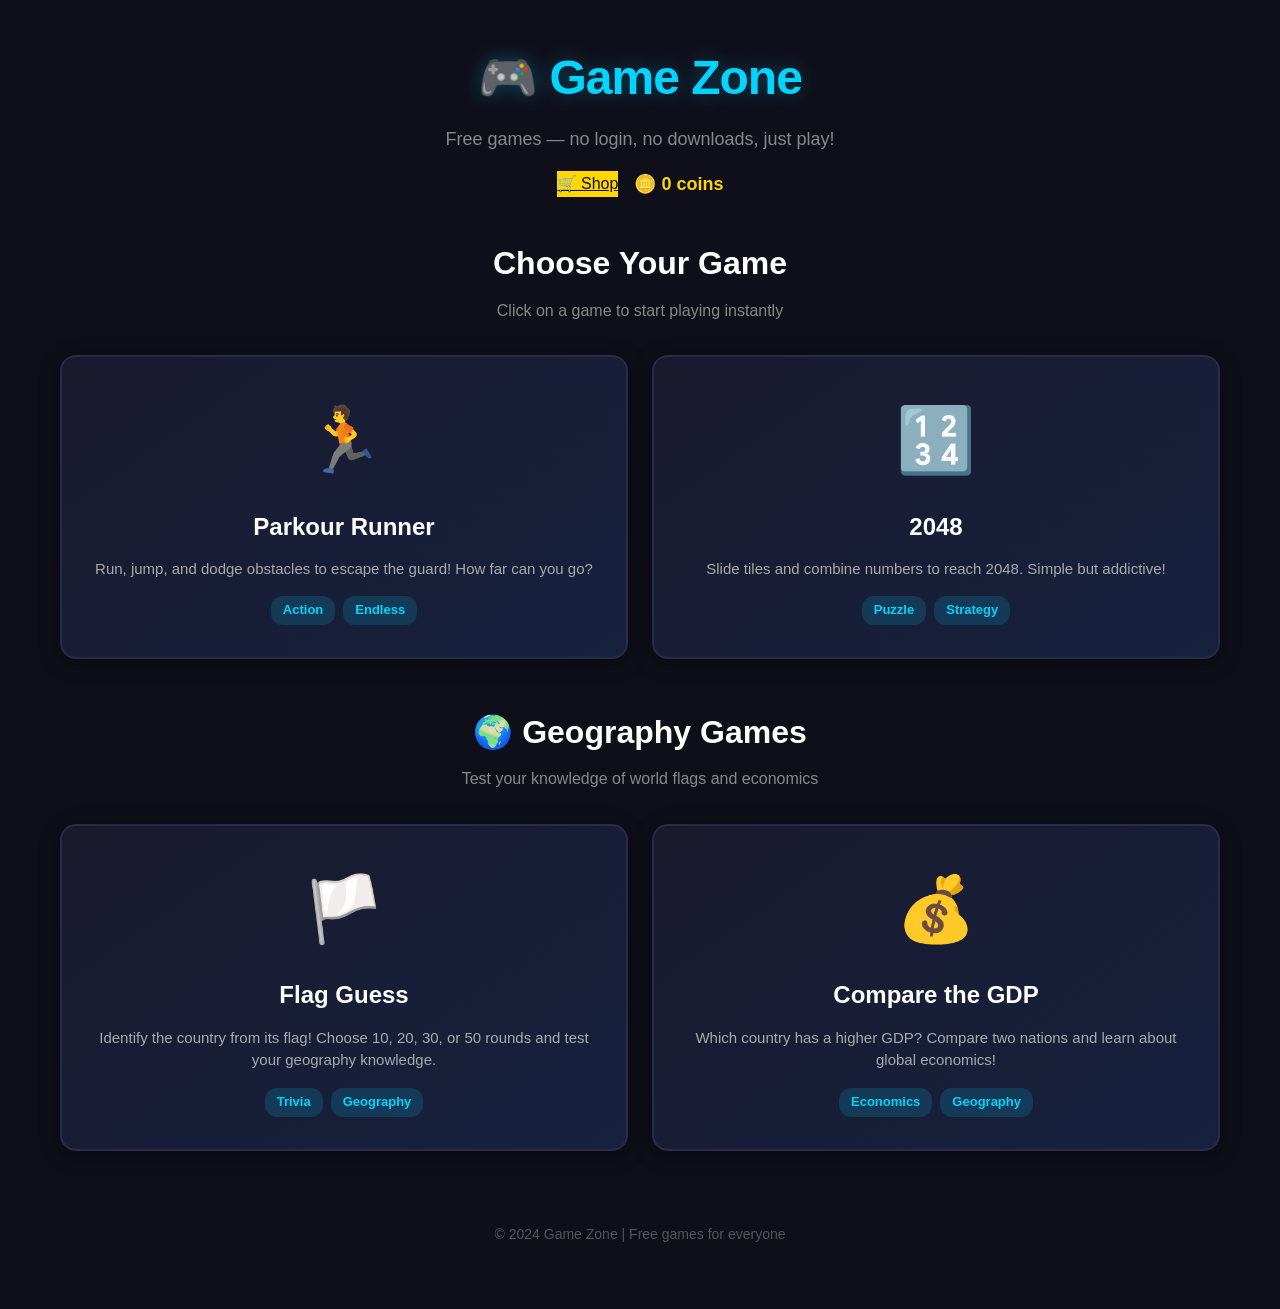
<file: index.html>
<!DOCTYPE html>
<html lang="en">

<head>
    <meta charset="UTF-8">
    <meta name="viewport" content="width=device-width, initial-scale=1.0">
    <title>Game Zone - Free Online Games</title>
    <link rel="stylesheet" href="stylesheet.css">
</head>

<body>

    <header class="site-header">
        <h1>🎮 Game Zone</h1>
        <p class="tagline">Free games — no login, no downloads, just play!</p>
        <div style="margin-top: 16px; display: flex; gap: 16px; justify-content: center; align-items: center;">
            <a href="shop.html" class="nav-link" style="background: #ffd700; color: #0f0f1a;">🛒 Shop</a>
            <span style="font-size: 18px; font-weight: 700; color: #ffd700;">🪙 <span id="homeCoins">0</span> coins</span>
        </div>
    </header>

    <script>
        document.getElementById('homeCoins').textContent = localStorage.getItem('gamezone_coins') || '0';
    </script>

    <section class="games-section">
        <h2>Choose Your Game</h2>
        <p class="games-subtitle">Click on a game to start playing instantly</p>
        <div class="games-grid">

            <a href="runner.html" class="game-card">
                <div class="game-icon">🏃</div>
                <div class="game-info">
                    <h3 class="game-name">Parkour Runner</h3>
                    <p class="game-description">Run, jump, and dodge obstacles to escape the guard! How far can you go?</p>
                    <div class="game-tags">
                        <span class="tag">Action</span>
                        <span class="tag">Endless</span>
                    </div>
                </div>
            </a>

            <a href="2048.html" class="game-card">
                <div class="game-icon">🔢</div>
                <div class="game-info">
                    <h3 class="game-name">2048</h3>
                    <p class="game-description">Slide tiles and combine numbers to reach 2048. Simple but addictive!</p>
                    <div class="game-tags">
                        <span class="tag">Puzzle</span>
                        <span class="tag">Strategy</span>
                    </div>
                </div>
            </a>

        </div>
    </section>

    <section class="games-section">
        <h2>🌍 Geography Games</h2>
        <p class="games-subtitle">Test your knowledge of world flags and economics</p>
        <div class="games-grid">

            <a href="flag.html" class="game-card">
                <div class="game-icon">🏳️</div>
                <div class="game-info">
                    <h3 class="game-name">Flag Guess</h3>
                    <p class="game-description">Identify the country from its flag! Choose 10, 20, 30, or 50 rounds and test your geography knowledge.</p>
                    <div class="game-tags">
                        <span class="tag">Trivia</span>
                        <span class="tag">Geography</span>
                    </div>
                </div>
            </a>

            <a href="gdp.html" class="game-card">
                <div class="game-icon">💰</div>
                <div class="game-info">
                    <h3 class="game-name">Compare the GDP</h3>
                    <p class="game-description">Which country has a higher GDP? Compare two nations and learn about global economics!</p>
                    <div class="game-tags">
                        <span class="tag">Economics</span>
                        <span class="tag">Geography</span>
                    </div>
                </div>
            </a>

        </div>
    </section>

    <footer class="site-footer">
        <p>&copy; 2024 Game Zone | Free games for everyone</p>
    </footer>

</body>

</html>
</file>
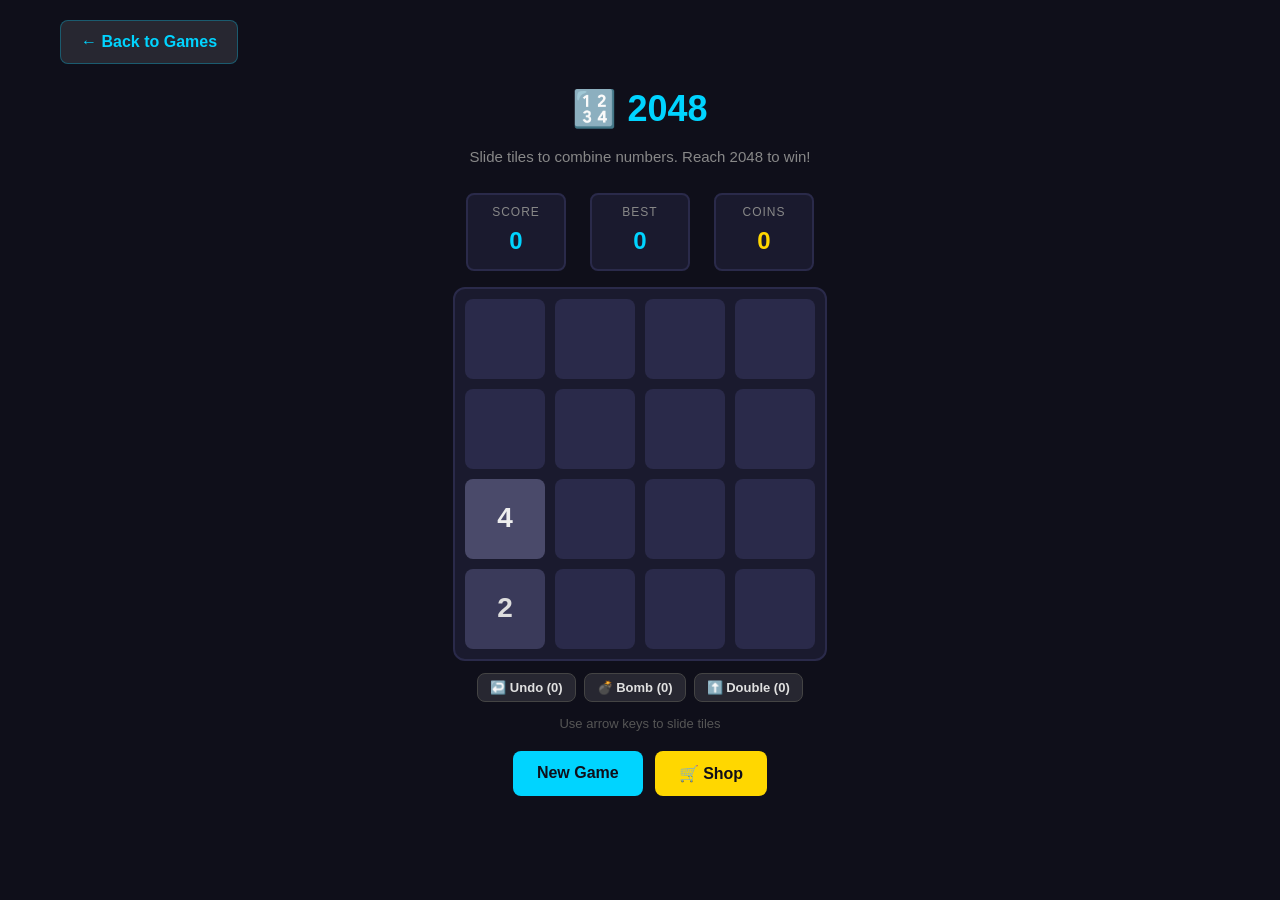
<file: 2048.html>
<!DOCTYPE html>
<html lang="en">

<head>
    <meta charset="UTF-8">
    <meta name="viewport" content="width=device-width, initial-scale=1.0">
    <title>2048 - Game Zone</title>
    <link rel="stylesheet" href="stylesheet.css">
    <style>
        .game-wrapper {
            display: flex;
            flex-direction: column;
            align-items: center;
        }

        .score-bar {
            display: flex;
            gap: 24px;
            margin-bottom: 16px;
            justify-content: center;
        }

        .score-box {
            background: #1a1a2e;
            border: 2px solid #2a2a4a;
            border-radius: 8px;
            padding: 8px 20px;
            text-align: center;
            min-width: 100px;
        }

        .score-box .label {
            font-size: 12px;
            color: #888;
            text-transform: uppercase;
            letter-spacing: 1px;
        }

        .score-box .value {
            font-size: 24px;
            font-weight: 700;
            color: #00d4ff;
        }

        .board {
            display: grid;
            grid-template-columns: repeat(4, 1fr);
            gap: 10px;
            background: #1a1a2e;
            border-radius: 12px;
            padding: 10px;
            border: 2px solid #2a2a4a;
            touch-action: none;
            user-select: none;
            -webkit-user-select: none;
        }

        .cell {
            width: 80px;
            height: 80px;
            border-radius: 8px;
            display: flex;
            align-items: center;
            justify-content: center;
            font-size: 28px;
            font-weight: 700;
            transition: all 0.12s ease;
            background: #2a2a4a;
            color: #fff;
        }

        .cell[data-value="2"] { background: #3a3a5a; color: #ddd; }
        .cell[data-value="4"] { background: #4a4a6a; color: #eee; }
        .cell[data-value="8"] { background: #e67e22; color: #fff; }
        .cell[data-value="16"] { background: #e74c3c; color: #fff; }
        .cell[data-value="32"] { background: #c0392b; color: #fff; }
        .cell[data-value="64"] { background: #d35400; color: #fff; }
        .cell[data-value="128"] { background: #f1c40f; color: #fff; font-size: 24px; }
        .cell[data-value="256"] { background: #f39c12; color: #fff; font-size: 24px; }
        .cell[data-value="512"] { background: #27ae60; color: #fff; font-size: 24px; }
        .cell[data-value="1024"] { background: #2ecc71; color: #fff; font-size: 20px; }
        .cell[data-value="2048"] { background: #00d4ff; color: #0f0f1a; font-size: 20px; }
        .cell[data-value="4096"] { background: #9b59b6; color: #fff; font-size: 20px; }
        .cell[data-value="8192"] { background: #8e44ad; color: #fff; font-size: 20px; }

        .cell.pop {
            animation: popIn 0.2s ease;
        }

        @keyframes popIn {
            0% { transform: scale(0); }
            50% { transform: scale(1.15); }
            100% { transform: scale(1); }
        }

        .controls-bar {
            margin-top: 16px;
            display: flex;
            gap: 12px;
        }

        .hint {
            color: #555;
            font-size: 13px;
            margin-top: 12px;
            text-align: center;
        }

        .mobile-controls-2048 {
            display: none;
            margin-top: 16px;
        }

        .dpad {
            display: grid;
            grid-template-columns: repeat(3, 56px);
            grid-template-rows: repeat(3, 56px);
            gap: 4px;
            justify-content: center;
        }

        .dpad-btn {
            background: rgba(0, 212, 255, 0.15);
            border: 2px solid rgba(0, 212, 255, 0.3);
            border-radius: 10px;
            color: #00d4ff;
            font-size: 20px;
            display: flex;
            align-items: center;
            justify-content: center;
            cursor: pointer;
            user-select: none;
            -webkit-user-select: none;
        }

        .dpad-btn:active {
            background: rgba(0, 212, 255, 0.3);
        }

        .dpad-empty {
            visibility: hidden;
        }

        @media (max-width: 768px) {
            .cell {
                width: 65px;
                height: 65px;
                font-size: 22px;
            }

            .cell[data-value="128"],
            .cell[data-value="256"],
            .cell[data-value="512"] {
                font-size: 18px;
            }

            .cell[data-value="1024"],
            .cell[data-value="2048"],
            .cell[data-value="4096"],
            .cell[data-value="8192"] {
                font-size: 15px;
            }

            .mobile-controls-2048 {
                display: block;
            }

            .hint {
                display: none;
            }
        }
    </style>
</head>

<body>
    <a href="index.html" class="back-link">&#8592; Back to Games</a>

    <div class="game-header">
        <h1>🔢 2048</h1>
        <p>Slide tiles to combine numbers. Reach 2048 to win!</p>
    </div>

    <div class="game-wrapper">
        <div class="score-bar">
            <div class="score-box">
                <div class="label">Score</div>
                <div class="value" id="scoreDisplay">0</div>
            </div>
            <div class="score-box">
                <div class="label">Best</div>
                <div class="value" id="bestDisplay">0</div>
            </div>
            <div class="score-box">
                <div class="label">Coins</div>
                <div class="value" id="coinsDisplay" style="color: #ffd700;">0</div>
            </div>
        </div>

        <div class="board" id="board"></div>

        <!-- Buff buttons -->
        <div style="display: flex; gap: 8px; margin-top: 12px; flex-wrap: wrap; justify-content: center;">
            <button class="game-btn secondary" id="undoBtn" style="font-size: 13px; padding: 6px 12px;">↩️ Undo (<span id="undoCount">0</span>)</button>
            <button class="game-btn secondary" id="bombBtn" style="font-size: 13px; padding: 6px 12px;">💣 Bomb (<span id="bombCount">0</span>)</button>
            <button class="game-btn secondary" id="doubleBtn" style="font-size: 13px; padding: 6px 12px;">⬆️ Double (<span id="doubleCount">0</span>)</button>
        </div>

        <p class="hint">Use arrow keys to slide tiles</p>

        <div class="mobile-controls-2048">
            <div class="dpad">
                <div class="dpad-btn dpad-empty"></div>
                <div class="dpad-btn" id="btnUp">&#9650;</div>
                <div class="dpad-btn dpad-empty"></div>
                <div class="dpad-btn" id="btnLeft">&#9664;</div>
                <div class="dpad-btn dpad-empty"></div>
                <div class="dpad-btn" id="btnRight">&#9654;</div>
                <div class="dpad-btn dpad-empty"></div>
                <div class="dpad-btn" id="btnDown">&#9660;</div>
                <div class="dpad-btn dpad-empty"></div>
            </div>
        </div>

        <div class="controls-bar">
            <button class="game-btn" id="newGameBtn">New Game</button>
            <a href="shop.html" class="game-btn" style="text-decoration:none; background: #ffd700; color: #0f0f1a;">🛒 Shop</a>
        </div>
    </div>

    <div class="overlay" id="winOverlay">
        <div class="overlay-content">
            <h2>You Win!</h2>
            <p id="winMsg">You reached 2048!</p>
            <button class="game-btn" id="continueBtn">Keep Playing</button>
        </div>
    </div>

    <div class="overlay" id="loseOverlay">
        <div class="overlay-content">
            <h2>Game Over</h2>
            <p id="loseMsg">No more moves!</p>
            <button class="game-btn" id="retryBtn">Try Again</button>
        </div>
    </div>

    <script>
        const SIZE = 4;
        let grid = [];
        let score = 0;
        let bestScore = parseInt(localStorage.getItem('2048best') || '0');
        let won = false;
        let keepPlaying = false;
        let previousGrid = null; // For undo buff

        // Currency & Inventory system
        const COINS_KEY = 'gamezone_coins';
        const INVENTORY_KEY = 'gamezone_inventory';
        const WIN_COINS = 50;
        const LOSE_COINS = 15;

        function getCoins() { return parseInt(localStorage.getItem(COINS_KEY) || '0'); }
        function addCoins(amount) {
            localStorage.setItem(COINS_KEY, (getCoins() + amount).toString());
            updateCoinsDisplay();
        }
        function getInventory() { return JSON.parse(localStorage.getItem(INVENTORY_KEY) || '{}'); }
        function useItem(itemId) {
            const inv = getInventory();
            if (inv[itemId] && inv[itemId] > 0) {
                inv[itemId]--;
                localStorage.setItem(INVENTORY_KEY, JSON.stringify(inv));
                updateBuffCounts();
                return true;
            }
            return false;
        }
        function getItemCount(itemId) { return (getInventory()[itemId] || 0); }

        const boardEl = document.getElementById('board');
        const scoreEl = document.getElementById('scoreDisplay');
        const bestEl = document.getElementById('bestDisplay');
        const coinsDisplayEl = document.getElementById('coinsDisplay');
        const newGameBtn = document.getElementById('newGameBtn');
        const winOverlay = document.getElementById('winOverlay');
        const loseOverlay = document.getElementById('loseOverlay');
        const continueBtn = document.getElementById('continueBtn');
        const retryBtn = document.getElementById('retryBtn');
        const undoBtn = document.getElementById('undoBtn');
        const bombBtn = document.getElementById('bombBtn');
        const doubleBtn = document.getElementById('doubleBtn');

        bestEl.textContent = bestScore;
        updateCoinsDisplay();
        updateBuffCounts();

        function updateCoinsDisplay() { coinsDisplayEl.textContent = getCoins(); }
        function updateBuffCounts() {
            document.getElementById('undoCount').textContent = getItemCount('buff_undo');
            document.getElementById('bombCount').textContent = getItemCount('buff_bomb');
            document.getElementById('doubleCount').textContent = getItemCount('buff_double');
        }

        function init() {
            grid = Array.from({ length: SIZE }, () => Array(SIZE).fill(0));
            score = 0;
            won = false;
            keepPlaying = false;
            scoreEl.textContent = '0';
            winOverlay.classList.remove('active');
            loseOverlay.classList.remove('active');
            addRandom();
            addRandom();
            render();
        }

        function addRandom() {
            const empty = [];
            for (let r = 0; r < SIZE; r++)
                for (let c = 0; c < SIZE; c++)
                    if (grid[r][c] === 0) empty.push({ r, c });
            if (empty.length === 0) return;
            const cell = empty[Math.floor(Math.random() * empty.length)];
            grid[cell.r][cell.c] = Math.random() < 0.9 ? 2 : 4;
        }

        function render() {
            boardEl.innerHTML = '';
            for (let r = 0; r < SIZE; r++) {
                for (let c = 0; c < SIZE; c++) {
                    const div = document.createElement('div');
                    div.className = 'cell';
                    const val = grid[r][c];
                    if (val > 0) {
                        div.textContent = val;
                        div.dataset.value = val;
                        div.classList.add('pop');
                    }
                    boardEl.appendChild(div);
                }
            }
        }

        function slide(row) {
            let arr = row.filter(v => v !== 0);
            let newArr = [];
            let scored = 0;
            for (let i = 0; i < arr.length; i++) {
                if (i < arr.length - 1 && arr[i] === arr[i + 1]) {
                    newArr.push(arr[i] * 2);
                    scored += arr[i] * 2;
                    i++;
                } else {
                    newArr.push(arr[i]);
                }
            }
            while (newArr.length < SIZE) newArr.push(0);
            return { result: newArr, scored };
        }

        function move(direction) {
            let moved = false;
            let totalScored = 0;

            // Save state for undo before move
            const savedGrid = grid.map(row => [...row]);
            const savedScore = score;

            if (direction === 'left') {
                for (let r = 0; r < SIZE; r++) {
                    const { result, scored } = slide(grid[r]);
                    if (grid[r].join(',') !== result.join(',')) moved = true;
                    grid[r] = result;
                    totalScored += scored;
                }
            } else if (direction === 'right') {
                for (let r = 0; r < SIZE; r++) {
                    const { result, scored } = slide([...grid[r]].reverse());
                    const reversed = result.reverse();
                    if (grid[r].join(',') !== reversed.join(',')) moved = true;
                    grid[r] = reversed;
                    totalScored += scored;
                }
            } else if (direction === 'up') {
                for (let c = 0; c < SIZE; c++) {
                    const col = [];
                    for (let r = 0; r < SIZE; r++) col.push(grid[r][c]);
                    const { result, scored } = slide(col);
                    if (col.join(',') !== result.join(',')) moved = true;
                    for (let r = 0; r < SIZE; r++) grid[r][c] = result[r];
                    totalScored += scored;
                }
            } else if (direction === 'down') {
                for (let c = 0; c < SIZE; c++) {
                    const col = [];
                    for (let r = 0; r < SIZE; r++) col.push(grid[r][c]);
                    const { result, scored } = slide([...col].reverse());
                    const reversed = result.reverse();
                    if (col.join(',') !== reversed.join(',')) moved = true;
                    for (let r = 0; r < SIZE; r++) grid[r][c] = reversed[r];
                    totalScored += scored;
                }
            }

            if (moved) {
                previousGrid = { grid: savedGrid, score: savedScore };
                score += totalScored;
                scoreEl.textContent = score;
                if (score > bestScore) {
                    bestScore = score;
                    localStorage.setItem('2048best', bestScore.toString());
                    bestEl.textContent = bestScore;
                }
                addRandom();
                render();

                // Check win
                if (!won && !keepPlaying) {
                    for (let r = 0; r < SIZE; r++)
                        for (let c = 0; c < SIZE; c++)
                            if (grid[r][c] === 2048) {
                                won = true;
                                addCoins(WIN_COINS);
                                document.getElementById('winMsg').innerHTML = `Score: ${score}<br><span style="color:#ffd700">+${WIN_COINS} \uD83E\uDE99</span>`;
                                winOverlay.classList.add('active');
                            }
                }

                // Check lose
                if (!canMove()) {
                    addCoins(LOSE_COINS);
                    document.getElementById('loseMsg').innerHTML = `Final Score: ${score}<br><span style="color:#ffd700">+${LOSE_COINS} \uD83E\uDE99</span>`;
                    loseOverlay.classList.add('active');
                }
            }
        }

        function canMove() {
            for (let r = 0; r < SIZE; r++)
                for (let c = 0; c < SIZE; c++) {
                    if (grid[r][c] === 0) return true;
                    if (c < SIZE - 1 && grid[r][c] === grid[r][c + 1]) return true;
                    if (r < SIZE - 1 && grid[r][c] === grid[r + 1][c]) return true;
                }
            return false;
        }

        // Keyboard
        document.addEventListener('keydown', (e) => {
            if (e.key === 'ArrowLeft') { e.preventDefault(); move('left'); }
            else if (e.key === 'ArrowRight') { e.preventDefault(); move('right'); }
            else if (e.key === 'ArrowUp') { e.preventDefault(); move('up'); }
            else if (e.key === 'ArrowDown') { e.preventDefault(); move('down'); }
        });

        // Touch / swipe
        let touchX = 0, touchY = 0;
        boardEl.addEventListener('touchstart', (e) => {
            touchX = e.touches[0].clientX;
            touchY = e.touches[0].clientY;
        });
        boardEl.addEventListener('touchend', (e) => {
            const dx = e.changedTouches[0].clientX - touchX;
            const dy = e.changedTouches[0].clientY - touchY;
            if (Math.abs(dx) < 20 && Math.abs(dy) < 20) return;
            if (Math.abs(dx) > Math.abs(dy)) {
                move(dx > 0 ? 'right' : 'left');
            } else {
                move(dy > 0 ? 'down' : 'up');
            }
        });

        // Mobile d-pad buttons
        document.getElementById('btnUp').addEventListener('touchstart', (e) => { e.preventDefault(); move('up'); });
        document.getElementById('btnDown').addEventListener('touchstart', (e) => { e.preventDefault(); move('down'); });
        document.getElementById('btnLeft').addEventListener('touchstart', (e) => { e.preventDefault(); move('left'); });
        document.getElementById('btnRight').addEventListener('touchstart', (e) => { e.preventDefault(); move('right'); });

        // Buttons
        newGameBtn.addEventListener('click', init);
        retryBtn.addEventListener('click', init);
        continueBtn.addEventListener('click', () => {
            keepPlaying = true;
            winOverlay.classList.remove('active');
        });

        // Buff handlers
        undoBtn.addEventListener('click', () => {
            if (previousGrid && useItem('buff_undo')) {
                grid = previousGrid.grid.map(row => [...row]);
                score = previousGrid.score;
                scoreEl.textContent = score;
                previousGrid = null;
                render();
            }
        });

        bombBtn.addEventListener('click', () => {
            if (useItem('buff_bomb')) {
                // Remove a random non-empty tile
                const filled = [];
                for (let r = 0; r < SIZE; r++)
                    for (let c = 0; c < SIZE; c++)
                        if (grid[r][c] > 0) filled.push({ r, c });
                if (filled.length > 0) {
                    const target = filled[Math.floor(Math.random() * filled.length)];
                    grid[target.r][target.c] = 0;
                    render();
                }
            }
        });

        doubleBtn.addEventListener('click', () => {
            if (useItem('buff_double')) {
                // Double a random tile
                const filled = [];
                for (let r = 0; r < SIZE; r++)
                    for (let c = 0; c < SIZE; c++)
                        if (grid[r][c] > 0 && grid[r][c] < 8192) filled.push({ r, c });
                if (filled.length > 0) {
                    const target = filled[Math.floor(Math.random() * filled.length)];
                    grid[target.r][target.c] *= 2;
                    render();
                }
            }
        });

        // Start
        init();
    </script>
</body>

</html>
</file>
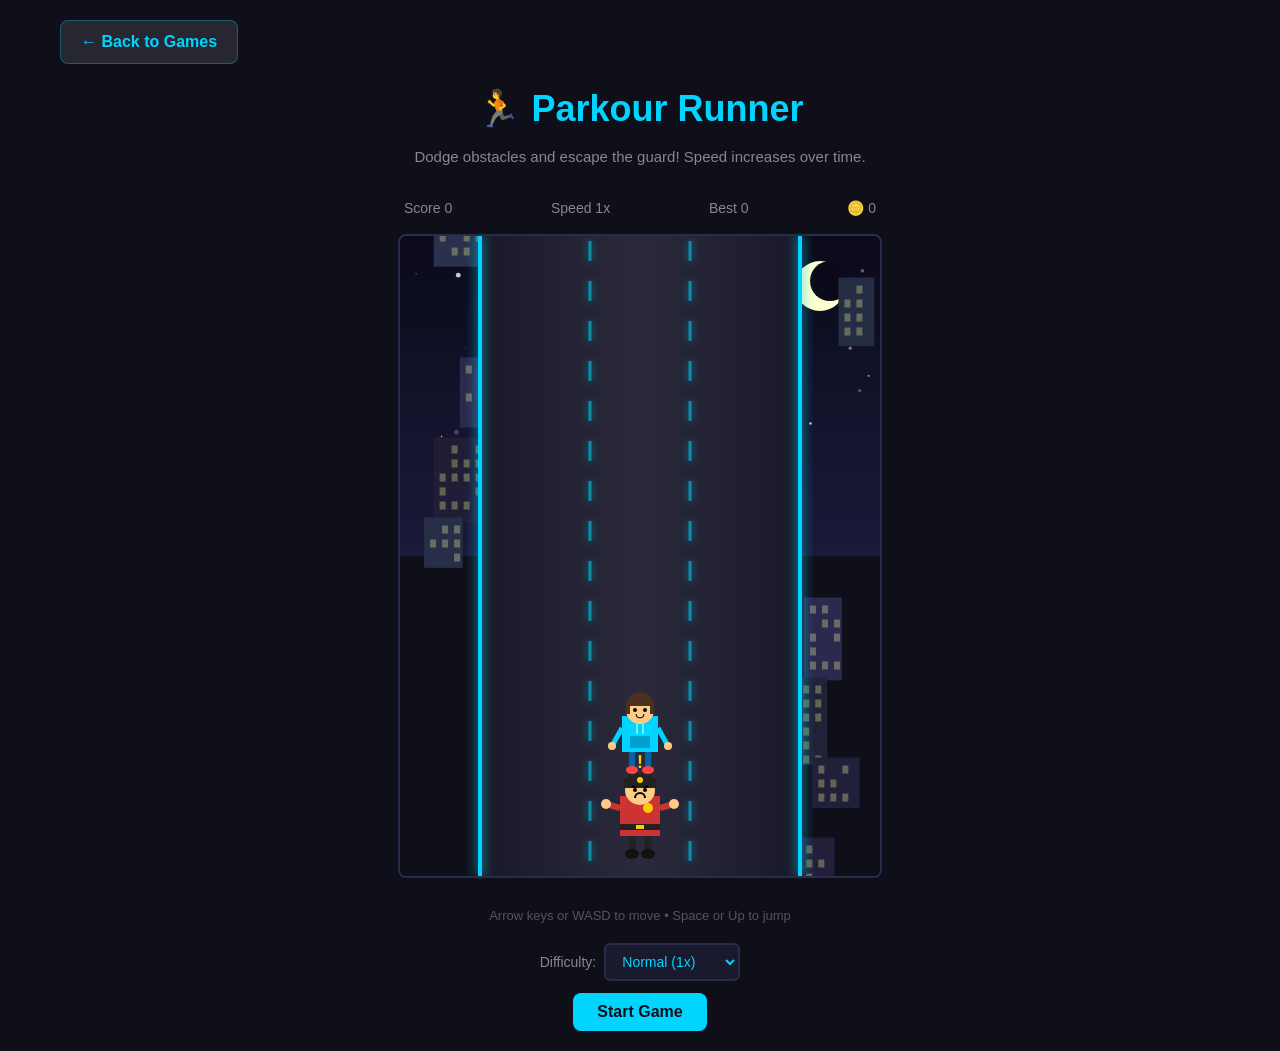
<file: runner.html>
<!DOCTYPE html>
<html lang="en">

<head>
    <meta charset="UTF-8">
    <meta name="viewport" content="width=device-width, initial-scale=1.0">
    <title>Parkour Runner - Game Zone</title>
    <link rel="stylesheet" href="stylesheet.css">
    <style>
        .game-container {
            display: flex;
            flex-direction: column;
            align-items: center;
        }

        .hud {
            display: flex;
            justify-content: space-between;
            width: 100%;
            max-width: 480px;
            margin-bottom: 12px;
            padding: 0 4px;
        }

        .hud-item {
            font-size: 18px;
            font-weight: 700;
            color: #00d4ff;
        }

        .hud-item span {
            color: #888;
            font-weight: 400;
            font-size: 14px;
        }

        #gameCanvas {
            background: #1a1a2e;
            touch-action: none;
        }

        .controls-hint {
            color: #555;
            font-size: 13px;
            margin-top: 12px;
            text-align: center;
        }

        .mobile-controls {
            display: none;
            gap: 12px;
            margin-top: 16px;
            justify-content: center;
        }

        .mobile-btn {
            width: 64px;
            height: 64px;
            background: rgba(0, 212, 255, 0.15);
            border: 2px solid rgba(0, 212, 255, 0.3);
            border-radius: 12px;
            color: #00d4ff;
            font-size: 24px;
            display: flex;
            align-items: center;
            justify-content: center;
            cursor: pointer;
            user-select: none;
            -webkit-user-select: none;
            transition: background 0.1s;
        }

        .mobile-btn:active {
            background: rgba(0, 212, 255, 0.3);
        }

        @media (max-width: 768px) {
            .mobile-controls {
                display: flex;
            }

            .controls-hint {
                display: none;
            }
        }
    </style>
</head>

<body>
    <a href="index.html" class="back-link">&#8592; Back to Games</a>

    <div class="game-header">
        <h1>🏃 Parkour Runner</h1>
        <p>Dodge obstacles and escape the guard! Speed increases over time.</p>
    </div>

    <div class="game-container">
        <div class="hud">
            <div class="hud-item"><span>Score </span><span id="scoreVal">0</span></div>
            <div class="hud-item"><span>Speed </span><span id="speedVal">1x</span></div>
            <div class="hud-item"><span>Best </span><span id="bestVal">0</span></div>
            <div class="hud-item" style="color: #ffd700;"><span>🪙 </span><span id="coinsVal">0</span></div>
        </div>

        <div class="canvas-container">
            <canvas id="gameCanvas" width="480" height="640"></canvas>
        </div>

        <p class="controls-hint">Arrow keys or WASD to move &bull; Space or Up to jump</p>

        <div class="mobile-controls">
            <div class="mobile-btn" id="btnLeft">&#9664;</div>
            <div class="mobile-btn" id="btnJump">&#9650;</div>
            <div class="mobile-btn" id="btnRight">&#9654;</div>
        </div>

        <div style="margin-top: 16px; display: flex; flex-direction: column; align-items: center; gap: 12px;">
            <div style="display: flex; gap: 8px; align-items: center;">
                <label for="speedSelect" style="color: #888; font-size: 14px;">Difficulty:</label>
                <select id="speedSelect" style="background: #1a1a2e; color: #00d4ff; border: 2px solid #2a2a4a; border-radius: 6px; padding: 8px 12px; font-size: 14px; cursor: pointer;">
                    <option value="0.5">Slow (0.5x)</option>
                    <option value="1" selected>Normal (1x)</option>
                    <option value="2">Fast (2x)</option>
                    <option value="5">Insane (5x)</option>
                    <option value="10">Extreme (10x)</option>
                </select>
            </div>
            <button class="game-btn" id="startBtn">Start Game</button>
        </div>
    </div>

    <div class="overlay" id="gameOverOverlay">
        <div class="overlay-content">
            <h2>Game Over!</h2>
            <p id="finalScore">Score: 0</p>
            <p id="coinsEarned" style="color: #ffd700; font-size: 18px; font-weight: 700;">+30 🪙</p>
            <div style="display: flex; gap: 12px; justify-content: center; margin-top: 16px;">
                <button class="game-btn" id="restartBtn">Play Again</button>
                <a href="shop.html" class="game-btn" style="text-decoration:none; background: #ffd700; color: #0f0f1a;">Shop</a>
            </div>
        </div>
    </div>

    <script>
        const canvas = document.getElementById('gameCanvas');
        const ctx = canvas.getContext('2d');
        const W = canvas.width;
        const H = canvas.height;

        // DOM refs
        const scoreEl = document.getElementById('scoreVal');
        const speedEl = document.getElementById('speedVal');
        const bestEl = document.getElementById('bestVal');
        const coinsEl = document.getElementById('coinsVal');
        const startBtn = document.getElementById('startBtn');
        const restartBtn = document.getElementById('restartBtn');
        const overlay = document.getElementById('gameOverOverlay');
        const finalScoreEl = document.getElementById('finalScore');
        const coinsEarnedEl = document.getElementById('coinsEarned');

        // Currency & Skin system
        const COINS_KEY = 'gamezone_coins';
        const EQUIPPED_KEY = 'gamezone_equipped';
        const COINS_PER_ROUND = 30;

        const SKIN_COLORS = {
            'default': '#00d4ff',
            'skin_red': '#e74c3c',
            'skin_green': '#2ecc71',
            'skin_gold': '#ffd700',
            'skin_purple': '#9b59b6',
            'skin_neon': '#00ff88'
        };

        function getPlayerColor() {
            const equipped = localStorage.getItem(EQUIPPED_KEY) || 'default';
            if (equipped === 'skin_rainbow') {
                // Rainbow cycles through colors
                const hue = (frameCount * 3) % 360;
                return `hsl(${hue}, 100%, 60%)`;
            }
            return SKIN_COLORS[equipped] || '#00d4ff';
        }

        function getCoins() { return parseInt(localStorage.getItem(COINS_KEY) || '0'); }
        function addCoins(amount) {
            localStorage.setItem(COINS_KEY, (getCoins() + amount).toString());
            coinsEl.textContent = getCoins();
        }

        coinsEl.textContent = getCoins();

        // Game state
        let running = false;
        let score = 0;
        let bestScore = parseInt(localStorage.getItem('runnerBest') || '0');
        let speed = 5;
        let baseSpeed = 5;
        let speedMultiplier = 1;
        let frameCount = 0;
        let animFrame = null;

        const speedSelect = document.getElementById('speedSelect');

        bestEl.textContent = bestScore;

        // Lanes
        const LANE_COUNT = 3;
        const LANE_WIDTH = 100;
        const LANE_START_X = (W - LANE_COUNT * LANE_WIDTH) / 2;
        const laneCenters = [];
        for (let i = 0; i < LANE_COUNT; i++) {
            laneCenters.push(LANE_START_X + i * LANE_WIDTH + LANE_WIDTH / 2);
        }

        // Player
        const player = {
            lane: 1,
            x: laneCenters[1],
            targetX: laneCenters[1],
            y: H - 160,
            width: 36,
            height: 52,
            jumping: false,
            jumpVel: 0,
            jumpHeight: 0,
            legFrame: 0
        };

        const JUMP_FORCE = -18;
        const GRAVITY = 0.65;

        // Guard (chases from behind)
        const guard = {
            x: laneCenters[1],
            y: H - 80,
            width: 40,
            height: 56,
            legFrame: 0
        };

        // Obstacles
        let obstacles = [];
        const OBSTACLE_TYPES = [
            { type: 'barrier', width: 60, height: 40, color: '#ff4444', canJump: true },
            { type: 'cone', width: 30, height: 35, color: '#ff8800', canJump: true },
            { type: 'crate', width: 50, height: 50, color: '#aa6633', canJump: true },
            { type: 'low_barrier', width: 70, height: 25, color: '#ff6644', canJump: true },
            { type: 'barrel', width: 40, height: 45, color: '#666666', canJump: true },
            { type: 'trash_can', width: 35, height: 50, color: '#44aa44', canJump: true }
        ];

        // Road markings
        let roadOffset = 0;

        // Buildings (background decoration)
        let buildings = [];
        function initBuildings() {
            buildings = [];
            for (let i = 0; i < 10; i++) {
                const bw = 30 + Math.random() * 30;
                const bh = 50 + Math.random() * 40;
                // Pre-generate window pattern
                const windows = [];
                for (let wy = 8; wy < bh - 8; wy += 14) {
                    for (let wx = 6; wx < bw - 6; wx += 12) {
                        if (Math.random() > 0.3) {
                            windows.push({ wx, wy });
                        }
                    }
                }
                buildings.push({
                    x: Math.random() < 0.5 ? Math.random() * 60 : W - Math.random() * 60 - 40,
                    y: i * 80 - 40,
                    w: bw,
                    h: bh,
                    color: `hsl(${220 + Math.random() * 30}, 30%, ${15 + Math.random() * 10}%)`,
                    windows: windows
                });
            }
        }

        // Particles
        let particles = [];

        function spawnParticle(x, y) {
            particles.push({
                x, y,
                vx: (Math.random() - 0.5) * 3,
                vy: (Math.random() - 0.5) * 3,
                life: 20 + Math.random() * 10,
                size: 2 + Math.random() * 3,
                color: `hsl(${190 + Math.random() * 20}, 100%, 60%)`
            });
        }

        // Input handling
        const keys = {};
        document.addEventListener('keydown', (e) => {
            if (!running) return;
            keys[e.key] = true;
            if ((e.key === 'ArrowLeft' || e.key === 'a' || e.key === 'A') && player.lane > 0) {
                player.lane--;
                player.targetX = laneCenters[player.lane];
            }
            if ((e.key === 'ArrowRight' || e.key === 'd' || e.key === 'D') && player.lane < LANE_COUNT - 1) {
                player.lane++;
                player.targetX = laneCenters[player.lane];
            }
            if ((e.key === 'ArrowUp' || e.key === 'w' || e.key === 'W' || e.key === ' ') && !player.jumping) {
                player.jumping = true;
                player.jumpVel = JUMP_FORCE;
            }
            if (['ArrowUp', 'ArrowDown', 'ArrowLeft', 'ArrowRight', ' '].includes(e.key)) {
                e.preventDefault();
            }
        });
        document.addEventListener('keyup', (e) => { keys[e.key] = false; });

        // Mobile controls
        document.getElementById('btnLeft').addEventListener('touchstart', (e) => {
            e.preventDefault();
            if (running && player.lane > 0) { player.lane--; player.targetX = laneCenters[player.lane]; }
        });
        document.getElementById('btnRight').addEventListener('touchstart', (e) => {
            e.preventDefault();
            if (running && player.lane < LANE_COUNT - 1) { player.lane++; player.targetX = laneCenters[player.lane]; }
        });
        document.getElementById('btnJump').addEventListener('touchstart', (e) => {
            e.preventDefault();
            if (running && !player.jumping) { player.jumping = true; player.jumpVel = JUMP_FORCE; }
        });

        // Swipe support
        let touchStartX = 0, touchStartY = 0;
        canvas.addEventListener('touchstart', (e) => {
            touchStartX = e.touches[0].clientX;
            touchStartY = e.touches[0].clientY;
        });
        canvas.addEventListener('touchend', (e) => {
            if (!running) return;
            const dx = e.changedTouches[0].clientX - touchStartX;
            const dy = e.changedTouches[0].clientY - touchStartY;
            if (Math.abs(dx) > Math.abs(dy) && Math.abs(dx) > 30) {
                if (dx < 0 && player.lane > 0) { player.lane--; player.targetX = laneCenters[player.lane]; }
                if (dx > 0 && player.lane < LANE_COUNT - 1) { player.lane++; player.targetX = laneCenters[player.lane]; }
            } else if (dy < -30 && !player.jumping) {
                player.jumping = true;
                player.jumpVel = JUMP_FORCE;
            }
        });

        function spawnObstacle() {
            const type = OBSTACLE_TYPES[Math.floor(Math.random() * OBSTACLE_TYPES.length)];
            const lane = Math.floor(Math.random() * LANE_COUNT);
            obstacles.push({
                ...type,
                lane: lane,
                x: laneCenters[lane],
                y: -60,
                passed: false
            });
        }

        function resetGame() {
            player.lane = 1;
            player.x = laneCenters[1];
            player.targetX = laneCenters[1];
            player.jumping = false;
            player.jumpVel = 0;
            player.jumpHeight = 0;
            player.legFrame = 0;
            guard.x = laneCenters[1];
            guard.legFrame = 0;
            obstacles = [];
            particles = [];
            score = 0;
            speed = baseSpeed;
            frameCount = 0;
            roadOffset = 0;
            initBuildings();
        }

        function startGame() {
            speedMultiplier = parseFloat(speedSelect.value);
            resetGame();
            running = true;
            startBtn.textContent = 'Restart';
            overlay.classList.remove('active');
            if (animFrame) cancelAnimationFrame(animFrame);
            gameLoop();
        }

        function gameOver() {
            running = false;
            if (score > bestScore) {
                bestScore = score;
                localStorage.setItem('runnerBest', bestScore.toString());
                bestEl.textContent = bestScore;
            }
            // Award coins
            addCoins(COINS_PER_ROUND);
            finalScoreEl.textContent = `Score: ${score}`;
            coinsEarnedEl.textContent = `+${COINS_PER_ROUND} \uD83E\uDE99`;
            overlay.classList.add('active');
        }

        function drawRoad() {
            // Road background with gradient
            const roadGradient = ctx.createLinearGradient(LANE_START_X, 0, LANE_START_X + LANE_COUNT * LANE_WIDTH, 0);
            roadGradient.addColorStop(0, '#1a1a2a');
            roadGradient.addColorStop(0.5, '#2a2a3a');
            roadGradient.addColorStop(1, '#1a1a2a');
            ctx.fillStyle = roadGradient;
            ctx.fillRect(LANE_START_X - 10, 0, LANE_COUNT * LANE_WIDTH + 20, H);

            // Lane dividers (brighter, glowing)
            roadOffset = (roadOffset + speed) % 40;
            ctx.setLineDash([20, 20]);
            ctx.lineDashOffset = -roadOffset;
            // Glow effect
            ctx.shadowBlur = 8;
            ctx.shadowColor = '#00d4ff';
            ctx.strokeStyle = '#00d4ff88';
            ctx.lineWidth = 3;
            for (let i = 1; i < LANE_COUNT; i++) {
                const x = LANE_START_X + i * LANE_WIDTH;
                ctx.beginPath();
                ctx.moveTo(x, 0);
                ctx.lineTo(x, H);
                ctx.stroke();
            }
            ctx.shadowBlur = 0;
            ctx.setLineDash([]);

            // Road edges (bright glowing borders)
            ctx.shadowBlur = 12;
            ctx.shadowColor = '#00d4ff';
            ctx.strokeStyle = '#00d4ff';
            ctx.lineWidth = 4;
            ctx.beginPath();
            ctx.moveTo(LANE_START_X - 10, 0);
            ctx.lineTo(LANE_START_X - 10, H);
            ctx.stroke();
            ctx.beginPath();
            ctx.moveTo(LANE_START_X + LANE_COUNT * LANE_WIDTH + 10, 0);
            ctx.lineTo(LANE_START_X + LANE_COUNT * LANE_WIDTH + 10, H);
            ctx.stroke();
            ctx.shadowBlur = 0;
        }

        // Stars (background decoration)
        let stars = [];
        function initStars() {
            stars = [];
            for (let i = 0; i < 50; i++) {
                stars.push({
                    x: Math.random() * W,
                    y: Math.random() * H * 0.4,
                    size: Math.random() * 2 + 0.5,
                    twinkle: Math.random() * Math.PI * 2
                });
            }
        }

        function drawBackground() {
            // Sky gradient
            const gradient = ctx.createLinearGradient(0, 0, 0, H * 0.5);
            gradient.addColorStop(0, '#0a0a1a');
            gradient.addColorStop(1, '#1a1a3a');
            ctx.fillStyle = gradient;
            ctx.fillRect(0, 0, W, H * 0.5);

            // Stars
            stars.forEach(star => {
                star.twinkle += 0.02;
                const alpha = 0.5 + Math.sin(star.twinkle) * 0.3;
                ctx.globalAlpha = alpha;
                ctx.fillStyle = '#fff';
                ctx.beginPath();
                ctx.arc(star.x, star.y, star.size, 0, Math.PI * 2);
                ctx.fill();
            });
            ctx.globalAlpha = 1;

            // Moon
            ctx.fillStyle = '#ffffcc';
            ctx.beginPath();
            ctx.arc(W - 60, 50, 25, 0, Math.PI * 2);
            ctx.fill();
            ctx.fillStyle = '#0a0a1a';
            ctx.beginPath();
            ctx.arc(W - 50, 45, 20, 0, Math.PI * 2);
            ctx.fill();
        }

        function drawBuildings() {
            buildings.forEach(b => {
                b.y += speed * 0.3;
                if (b.y > H + 50) {
                    b.y = -b.h - 20;
                    b.w = 30 + Math.random() * 30;
                    b.h = 50 + Math.random() * 40;
                    // Regenerate windows for new size
                    b.windows = [];
                    for (let wy = 8; wy < b.h - 8; wy += 14) {
                        for (let wx = 6; wx < b.w - 6; wx += 12) {
                            if (Math.random() > 0.3) {
                                b.windows.push({ wx, wy });
                            }
                        }
                    }
                }
                ctx.fillStyle = b.color;
                ctx.fillRect(b.x, b.y, b.w, b.h);
                // Windows (pre-generated, no flicker)
                ctx.fillStyle = 'rgba(255, 255, 150, 0.3)';
                b.windows.forEach(win => {
                    ctx.fillRect(b.x + win.wx, b.y + win.wy, 6, 8);
                });
            });
        }

        function drawPlayer() {
            const px = player.x;
            const py = player.y + player.jumpHeight;
            const bobble = player.jumping ? 0 : Math.sin(player.legFrame * 0.3) * 3;

            // Shadow
            if (player.jumping) {
                ctx.fillStyle = 'rgba(0,0,0,0.4)';
                ctx.beginPath();
                ctx.ellipse(px, player.y + player.height, 20, 8, 0, 0, Math.PI * 2);
                ctx.fill();
            }

            // Legs (with shoes)
            const legSwing = player.jumping ? 10 : Math.sin(player.legFrame * 0.4) * 12;
            ctx.strokeStyle = '#0066aa';
            ctx.lineWidth = 6;
            ctx.beginPath();
            ctx.moveTo(px - 8, py + player.height - 16 + bobble);
            ctx.lineTo(px - 8 - legSwing, py + player.height + bobble);
            ctx.stroke();
            ctx.beginPath();
            ctx.moveTo(px + 8, py + player.height - 16 + bobble);
            ctx.lineTo(px + 8 + legSwing, py + player.height + bobble);
            ctx.stroke();
            // Shoes
            ctx.fillStyle = '#ff4444';
            ctx.beginPath();
            ctx.ellipse(px - 8 - legSwing, py + player.height + bobble + 2, 6, 4, 0, 0, Math.PI * 2);
            ctx.fill();
            ctx.beginPath();
            ctx.ellipse(px + 8 + legSwing, py + player.height + bobble + 2, 6, 4, 0, 0, Math.PI * 2);
            ctx.fill();

            // Body (hoodie) - uses equipped skin color
            ctx.fillStyle = getPlayerColor();
            ctx.fillRect(px - player.width / 2, py + bobble, player.width, player.height - 16);
            // Hoodie pocket
            ctx.fillStyle = '#00a0cc';
            ctx.fillRect(px - 10, py + 20 + bobble, 20, 12);
            // Hoodie strings
            ctx.strokeStyle = '#fff';
            ctx.lineWidth = 1;
            ctx.beginPath();
            ctx.moveTo(px - 3, py + 8 + bobble);
            ctx.lineTo(px - 3, py + 18 + bobble);
            ctx.moveTo(px + 3, py + 8 + bobble);
            ctx.lineTo(px + 3, py + 18 + bobble);
            ctx.stroke();

            // Arms
            const armSwing = player.jumping ? -15 : Math.sin(player.legFrame * 0.4) * 10;
            ctx.strokeStyle = getPlayerColor();
            ctx.lineWidth = 5;
            ctx.beginPath();
            ctx.moveTo(px - player.width / 2, py + 12 + bobble);
            ctx.lineTo(px - player.width / 2 - 10 + armSwing, py + 30 + bobble);
            ctx.stroke();
            ctx.beginPath();
            ctx.moveTo(px + player.width / 2, py + 12 + bobble);
            ctx.lineTo(px + player.width / 2 + 10 - armSwing, py + 30 + bobble);
            ctx.stroke();
            // Hands
            ctx.fillStyle = '#ffcc88';
            ctx.beginPath();
            ctx.arc(px - player.width / 2 - 10 + armSwing, py + 30 + bobble, 4, 0, Math.PI * 2);
            ctx.fill();
            ctx.beginPath();
            ctx.arc(px + player.width / 2 + 10 - armSwing, py + 30 + bobble, 4, 0, Math.PI * 2);
            ctx.fill();

            // Head
            ctx.fillStyle = '#ffcc88';
            ctx.beginPath();
            ctx.arc(px, py - 6 + bobble, 14, 0, Math.PI * 2);
            ctx.fill();

            // Hair
            ctx.fillStyle = '#4a3020';
            ctx.beginPath();
            ctx.arc(px, py - 10 + bobble, 14, Math.PI, Math.PI * 2);
            ctx.fill();
            ctx.fillRect(px - 14, py - 10 + bobble, 4, 8);
            ctx.fillRect(px + 10, py - 10 + bobble, 4, 8);

            // Face
            ctx.fillStyle = '#000';
            ctx.beginPath();
            ctx.arc(px - 5, py - 6 + bobble, 2, 0, Math.PI * 2);
            ctx.arc(px + 5, py - 6 + bobble, 2, 0, Math.PI * 2);
            ctx.fill();
            // Mouth
            ctx.strokeStyle = '#000';
            ctx.lineWidth = 1;
            ctx.beginPath();
            ctx.arc(px, py - 2 + bobble, 4, 0, Math.PI);
            ctx.stroke();
        }

        function drawGuard() {
            const gx = guard.x;
            const gy = guard.y;
            const bobble = Math.sin(guard.legFrame * 0.3) * 3;

            // Legs (with boots)
            const legSwing = Math.sin(guard.legFrame * 0.4) * 12;
            ctx.strokeStyle = '#222';
            ctx.lineWidth = 7;
            ctx.beginPath();
            ctx.moveTo(gx - 8, gy + guard.height - 16 + bobble);
            ctx.lineTo(gx - 8 - legSwing, gy + guard.height + bobble);
            ctx.stroke();
            ctx.beginPath();
            ctx.moveTo(gx + 8, gy + guard.height - 16 + bobble);
            ctx.lineTo(gx + 8 + legSwing, gy + guard.height + bobble);
            ctx.stroke();
            // Boots
            ctx.fillStyle = '#111';
            ctx.beginPath();
            ctx.ellipse(gx - 8 - legSwing, gy + guard.height + bobble + 2, 7, 5, 0, 0, Math.PI * 2);
            ctx.fill();
            ctx.beginPath();
            ctx.ellipse(gx + 8 + legSwing, gy + guard.height + bobble + 2, 7, 5, 0, 0, Math.PI * 2);
            ctx.fill();

            // Body (uniform)
            ctx.fillStyle = '#cc3333';
            ctx.fillRect(gx - guard.width / 2, gy + bobble, guard.width, guard.height - 16);
            // Badge
            ctx.fillStyle = '#ffcc00';
            ctx.beginPath();
            ctx.arc(gx + 8, gy + 12 + bobble, 5, 0, Math.PI * 2);
            ctx.fill();
            // Belt
            ctx.fillStyle = '#222';
            ctx.fillRect(gx - guard.width / 2, gy + 28 + bobble, guard.width, 6);
            ctx.fillStyle = '#ffcc00';
            ctx.fillRect(gx - 4, gy + 29 + bobble, 8, 4);

            // Arms (waving)
            const armSwing = Math.sin(guard.legFrame * 0.5) * 15;
            ctx.strokeStyle = '#cc3333';
            ctx.lineWidth = 6;
            ctx.beginPath();
            ctx.moveTo(gx - guard.width / 2, gy + 12 + bobble);
            ctx.lineTo(gx - guard.width / 2 - 14 + armSwing, gy + 8 + bobble);
            ctx.stroke();
            ctx.beginPath();
            ctx.moveTo(gx + guard.width / 2, gy + 12 + bobble);
            ctx.lineTo(gx + guard.width / 2 + 14 - armSwing, gy + 8 + bobble);
            ctx.stroke();
            // Hands
            ctx.fillStyle = '#ffcc88';
            ctx.beginPath();
            ctx.arc(gx - guard.width / 2 - 14 + armSwing, gy + 8 + bobble, 5, 0, Math.PI * 2);
            ctx.fill();
            ctx.beginPath();
            ctx.arc(gx + guard.width / 2 + 14 - armSwing, gy + 8 + bobble, 5, 0, Math.PI * 2);
            ctx.fill();

            // Head
            ctx.fillStyle = '#ffcc88';
            ctx.beginPath();
            ctx.arc(gx, gy - 6 + bobble, 15, 0, Math.PI * 2);
            ctx.fill();

            // Hat
            ctx.fillStyle = '#222';
            ctx.fillRect(gx - 16, gy - 18 + bobble, 32, 10);
            ctx.fillRect(gx - 12, gy - 22 + bobble, 24, 6);
            // Hat badge
            ctx.fillStyle = '#ffcc00';
            ctx.beginPath();
            ctx.arc(gx, gy - 16 + bobble, 3, 0, Math.PI * 2);
            ctx.fill();

            // Angry face
            ctx.fillStyle = '#000';
            // Angry eyebrows
            ctx.strokeStyle = '#000';
            ctx.lineWidth = 2;
            ctx.beginPath();
            ctx.moveTo(gx - 8, gy - 10 + bobble);
            ctx.lineTo(gx - 4, gy - 8 + bobble);
            ctx.moveTo(gx + 8, gy - 10 + bobble);
            ctx.lineTo(gx + 4, gy - 8 + bobble);
            ctx.stroke();
            // Eyes
            ctx.beginPath();
            ctx.arc(gx - 5, gy - 6 + bobble, 2, 0, Math.PI * 2);
            ctx.arc(gx + 5, gy - 6 + bobble, 2, 0, Math.PI * 2);
            ctx.fill();
            // Angry mouth
            ctx.strokeStyle = '#000';
            ctx.lineWidth = 2;
            ctx.beginPath();
            ctx.arc(gx, gy + 2 + bobble, 5, Math.PI, Math.PI * 2);
            ctx.stroke();

            // Exclamation mark (angry)
            ctx.fillStyle = '#ffcc00';
            ctx.font = 'bold 18px sans-serif';
            ctx.textAlign = 'center';
            ctx.fillText('!', gx, gy - 28 + bobble);
        }

        function drawObstacle(obs) {
            const x = obs.x - obs.width / 2;
            const y = obs.y;

            if (obs.type === 'barrier') {
                ctx.fillStyle = obs.color;
                ctx.fillRect(x, y, obs.width, obs.height);
                ctx.fillStyle = '#fff';
                ctx.fillRect(x, y + obs.height / 2 - 3, obs.width, 6);
            } else if (obs.type === 'cone') {
                ctx.fillStyle = obs.color;
                ctx.beginPath();
                ctx.moveTo(obs.x, y);
                ctx.lineTo(x, y + obs.height);
                ctx.lineTo(x + obs.width, y + obs.height);
                ctx.closePath();
                ctx.fill();
                ctx.fillStyle = '#fff';
                ctx.fillRect(obs.x - 8, y + obs.height * 0.4, 16, 4);
            } else if (obs.type === 'crate') {
                ctx.fillStyle = obs.color;
                ctx.fillRect(x, y, obs.width, obs.height);
                ctx.strokeStyle = '#885522';
                ctx.lineWidth = 2;
                ctx.strokeRect(x + 4, y + 4, obs.width - 8, obs.height - 8);
                ctx.beginPath();
                ctx.moveTo(x, y);
                ctx.lineTo(x + obs.width, y + obs.height);
                ctx.moveTo(x + obs.width, y);
                ctx.lineTo(x, y + obs.height);
                ctx.stroke();
            } else if (obs.type === 'low_barrier') {
                ctx.fillStyle = obs.color;
                ctx.fillRect(x, y, obs.width, obs.height);
                ctx.fillStyle = '#ffcc00';
                for (let sx = x; sx < x + obs.width; sx += 14) {
                    ctx.fillRect(sx, y, 7, obs.height);
                }
            } else if (obs.type === 'barrel') {
                // Barrel body
                ctx.fillStyle = obs.color;
                ctx.beginPath();
                ctx.ellipse(obs.x, y + obs.height / 2, obs.width / 2, obs.height / 2, 0, 0, Math.PI * 2);
                ctx.fill();
                // Barrel bands
                ctx.strokeStyle = '#444';
                ctx.lineWidth = 3;
                ctx.beginPath();
                ctx.ellipse(obs.x, y + 10, obs.width / 2 - 2, 6, 0, 0, Math.PI * 2);
                ctx.stroke();
                ctx.beginPath();
                ctx.ellipse(obs.x, y + obs.height - 10, obs.width / 2 - 2, 6, 0, 0, Math.PI * 2);
                ctx.stroke();
                // Hazard symbol
                ctx.fillStyle = '#ffcc00';
                ctx.font = 'bold 16px sans-serif';
                ctx.textAlign = 'center';
                ctx.fillText('☢', obs.x, y + obs.height / 2 + 6);
            } else if (obs.type === 'trash_can') {
                // Can body
                ctx.fillStyle = obs.color;
                ctx.fillRect(x, y + 8, obs.width, obs.height - 8);
                // Lid
                ctx.fillStyle = '#338833';
                ctx.fillRect(x - 3, y, obs.width + 6, 10);
                // Handle
                ctx.strokeStyle = '#226622';
                ctx.lineWidth = 3;
                ctx.beginPath();
                ctx.arc(obs.x, y - 3, 8, Math.PI, Math.PI * 2);
                ctx.stroke();
                // Recycling symbol
                ctx.fillStyle = '#fff';
                ctx.font = 'bold 14px sans-serif';
                ctx.textAlign = 'center';
                ctx.fillText('♻', obs.x, y + obs.height / 2 + 8);
            }
        }

        function drawParticles() {
            particles.forEach((p, i) => {
                p.x += p.vx;
                p.y += p.vy;
                p.life--;
                if (p.life <= 0) { particles.splice(i, 1); return; }
                ctx.globalAlpha = p.life / 30;
                ctx.fillStyle = p.color;
                ctx.fillRect(p.x, p.y, p.size, p.size);
            });
            ctx.globalAlpha = 1;
        }

        function checkCollision(obs) {
            const px = player.x;
            const py = player.y + player.jumpHeight;
            const pw = player.width * 0.6;
            const ox = obs.x - obs.width / 2;
            const oy = obs.y;

            // If jumping high enough, clear the obstacle entirely
            if (player.jumping && player.jumpHeight < -45) {
                return false;
            }

            // When jumping, use reduced collision height based on actual visual position
            const effectiveTop = py;
            const effectiveBottom = player.jumping ? py + player.height * 0.6 : py + player.height;

            return px - pw / 2 < ox + obs.width &&
                px + pw / 2 > ox &&
                effectiveTop < oy + obs.height &&
                effectiveBottom > oy;
        }

        function update() {
            frameCount++;

            // Speed starts at selected difficulty and gradually accelerates
            const startSpeed = baseSpeed * speedMultiplier;
            speed = startSpeed + Math.floor(frameCount / 300) * 0.4;
            if (speed > startSpeed * 2) speed = startSpeed * 2;

            // Score
            score = Math.floor(frameCount / 3);
            scoreEl.textContent = score;
            speedEl.textContent = (speed / baseSpeed).toFixed(1) + 'x';

            // Smooth lane transition
            player.x += (player.targetX - player.x) * 0.2;

            // Jump physics
            if (player.jumping) {
                player.jumpHeight += player.jumpVel;
                player.jumpVel += GRAVITY;
                if (player.jumpHeight >= 0) {
                    player.jumpHeight = 0;
                    player.jumping = false;
                    player.jumpVel = 0;
                }
            }

            // Animation frames
            player.legFrame++;
            guard.legFrame++;

            // Guard follows player lane
            guard.x += (player.x - guard.x) * 0.05;

            // Spawn obstacles
            const spawnRate = Math.max(40, 80 - Math.floor(frameCount / 500) * 5);
            if (frameCount % spawnRate === 0) {
                spawnObstacle();
            }

            // Update obstacles
            for (let i = obstacles.length - 1; i >= 0; i--) {
                obstacles[i].y += speed;

                // Score for passing
                if (!obstacles[i].passed && obstacles[i].y > player.y + player.height) {
                    obstacles[i].passed = true;
                }

                // Collision
                if (checkCollision(obstacles[i])) {
                    // Spawn crash particles
                    for (let p = 0; p < 15; p++) {
                        spawnParticle(player.x, player.y + player.jumpHeight + 20);
                    }
                    gameOver();
                    return;
                }

                // Remove off-screen
                if (obstacles[i].y > H + 60) {
                    obstacles.splice(i, 1);
                }
            }

            // Running particles
            if (frameCount % 5 === 0 && !player.jumping) {
                spawnParticle(player.x + (Math.random() - 0.5) * 10, player.y + player.height);
            }
        }

        function draw() {
            // Clear
            ctx.fillStyle = '#0f0f1a';
            ctx.fillRect(0, 0, W, H);

            drawBackground();
            drawBuildings();
            drawRoad();

            // Draw obstacles
            obstacles.forEach(obs => drawObstacle(obs));

            drawParticles();
            drawGuard();
            drawPlayer();
        }

        function gameLoop() {
            if (!running) return;
            update();
            draw();
            animFrame = requestAnimationFrame(gameLoop);
        }

        // Initial draw
        initStars();
        initBuildings();
        draw();

        startBtn.addEventListener('click', startGame);
        restartBtn.addEventListener('click', startGame);
    </script>
</body>

</html>
</file>
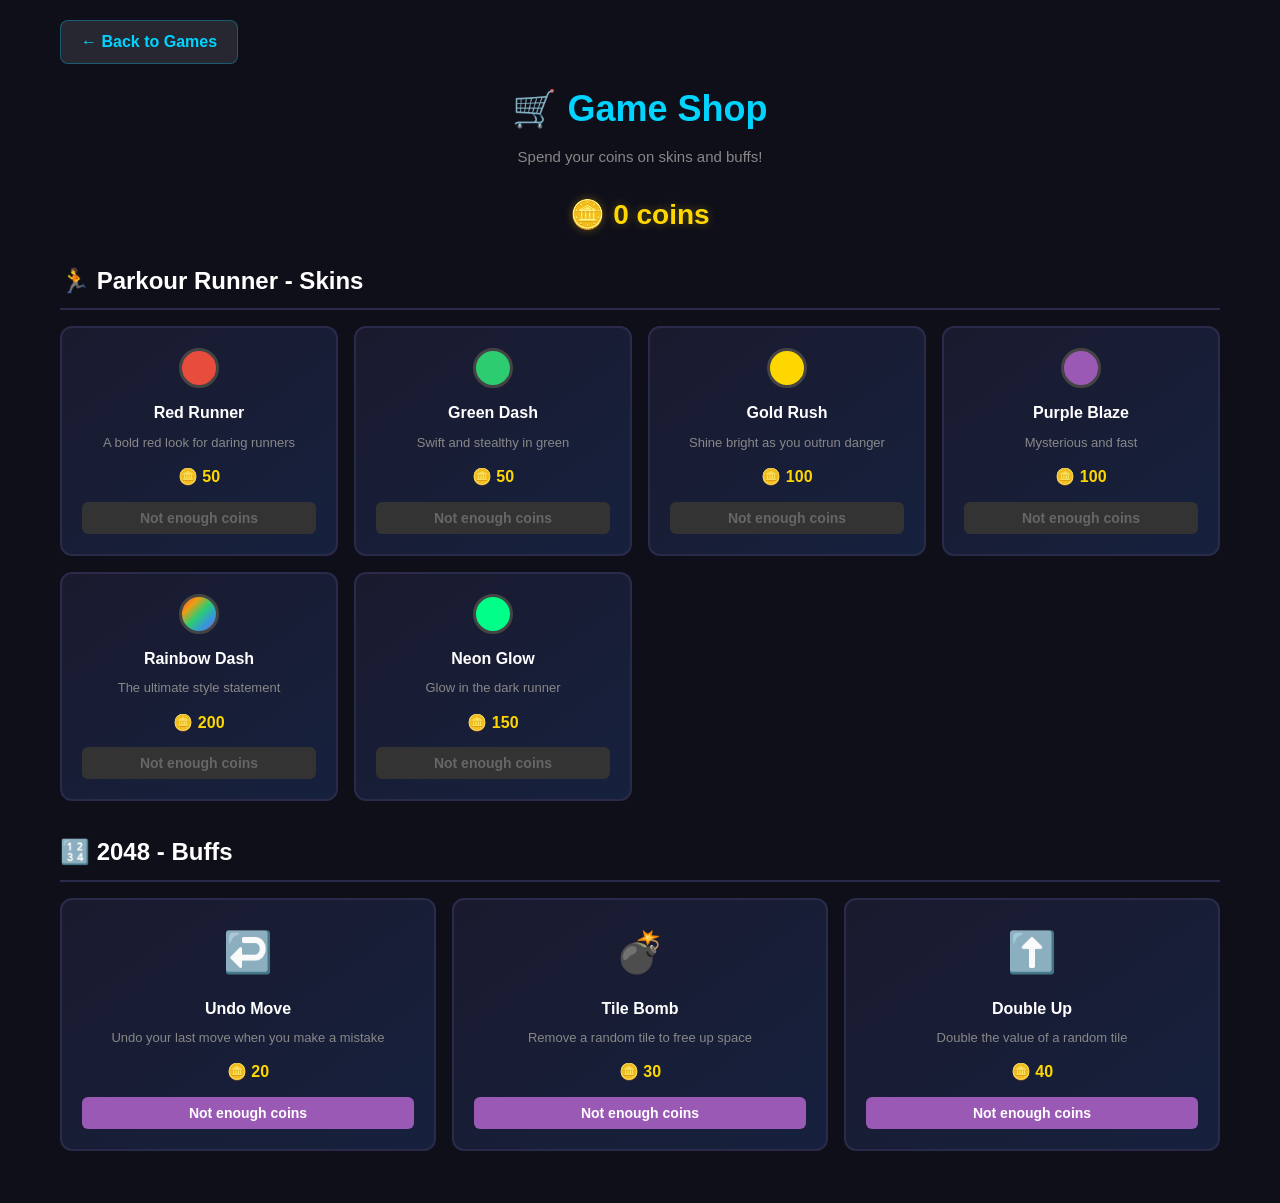
<file: shop.html>
<!DOCTYPE html>
<html lang="en">

<head>
    <meta charset="UTF-8">
    <meta name="viewport" content="width=device-width, initial-scale=1.0">
    <title>Shop - Game Zone</title>
    <link rel="stylesheet" href="stylesheet.css">
    <style>
        .coins-display {
            text-align: center;
            margin-bottom: 24px;
            font-size: 28px;
            font-weight: 700;
            color: #ffd700;
            text-shadow: 0 0 10px rgba(255, 215, 0, 0.3);
        }

        .shop-section {
            margin-bottom: 32px;
        }

        .shop-section h2 {
            font-size: 24px;
            color: #fff;
            margin-bottom: 16px;
            padding-bottom: 8px;
            border-bottom: 2px solid #2a2a4a;
        }

        .shop-grid {
            display: grid;
            grid-template-columns: repeat(auto-fit, minmax(220px, 1fr));
            gap: 16px;
        }

        .shop-item {
            background: linear-gradient(145deg, #1a1a2e, #16213e);
            border: 2px solid #2a2a4a;
            border-radius: 12px;
            padding: 20px;
            text-align: center;
            transition: transform 0.2s, border-color 0.2s;
        }

        .shop-item:hover {
            transform: translateY(-4px);
            border-color: #00d4ff;
        }

        .shop-item.owned {
            border-color: #2ecc71;
        }

        .shop-item.equipped {
            border-color: #ffd700;
            box-shadow: 0 0 15px rgba(255, 215, 0, 0.2);
        }

        .item-icon {
            font-size: 40px;
            margin-bottom: 12px;
            display: block;
        }

        .item-name {
            font-size: 16px;
            font-weight: 600;
            color: #fff;
            margin-bottom: 8px;
        }

        .item-desc {
            font-size: 13px;
            color: #888;
            margin-bottom: 12px;
            line-height: 1.4;
        }

        .item-price {
            font-size: 16px;
            font-weight: 700;
            color: #ffd700;
            margin-bottom: 12px;
        }

        .buy-btn {
            width: 100%;
            padding: 8px 16px;
            background: #00d4ff;
            color: #0f0f1a;
            border: none;
            border-radius: 6px;
            font-size: 14px;
            font-weight: 600;
            cursor: pointer;
            transition: background 0.2s;
        }

        .buy-btn:hover {
            background: #00b8e6;
        }

        .buy-btn:disabled {
            background: #333;
            color: #666;
            cursor: not-allowed;
        }

        .buy-btn.equip {
            background: #2ecc71;
            color: #fff;
        }

        .buy-btn.equipped {
            background: #ffd700;
            color: #0f0f1a;
        }

        .buy-btn.consumable {
            background: #9b59b6;
            color: #fff;
        }

        .buy-btn.consumable:hover {
            background: #8e44ad;
        }

        .message {
            text-align: center;
            padding: 12px;
            margin-bottom: 16px;
            border-radius: 8px;
            font-weight: 600;
            display: none;
        }

        .message.success {
            display: block;
            background: rgba(46, 204, 113, 0.2);
            color: #2ecc71;
            border: 1px solid #2ecc71;
        }

        .message.error {
            display: block;
            background: rgba(231, 76, 60, 0.2);
            color: #e74c3c;
            border: 1px solid #e74c3c;
        }

        .inventory-count {
            font-size: 12px;
            color: #00d4ff;
            margin-bottom: 8px;
        }

        .color-preview {
            width: 40px;
            height: 40px;
            border-radius: 50%;
            margin: 0 auto 12px;
            border: 3px solid #444;
        }

        .shop-item.equipped .color-preview {
            border-color: #ffd700;
        }
    </style>
</head>

<body>
    <a href="index.html" class="back-link">&#8592; Back to Games</a>

    <div class="game-header">
        <h1>🛒 Game Shop</h1>
        <p>Spend your coins on skins and buffs!</p>
    </div>

    <div class="coins-display">🪙 <span id="coinsDisplay">0</span> coins</div>

    <div class="message" id="message"></div>

    <!-- Parkour Skins -->
    <div class="shop-section">
        <h2>🏃 Parkour Runner - Skins</h2>
        <div class="shop-grid" id="parkourShop"></div>
    </div>

    <!-- 2048 Buffs -->
    <div class="shop-section">
        <h2>🔢 2048 - Buffs</h2>
        <div class="shop-grid" id="buffsShop"></div>
    </div>


    <script>
        // ===== Shared Currency System =====
        const COINS_KEY = 'gamezone_coins';
        const OWNED_KEY = 'gamezone_owned';
        const EQUIPPED_KEY = 'gamezone_equipped';
        const INVENTORY_KEY = 'gamezone_inventory';

        function getCoins() {
            return parseInt(localStorage.getItem(COINS_KEY) || '0');
        }

        function setCoins(amount) {
            localStorage.setItem(COINS_KEY, amount.toString());
            updateCoinsDisplay();
        }

        function addCoins(amount) {
            setCoins(getCoins() + amount);
        }

        function spendCoins(amount) {
            const current = getCoins();
            if (current >= amount) {
                setCoins(current - amount);
                return true;
            }
            return false;
        }

        function getOwned() {
            return JSON.parse(localStorage.getItem(OWNED_KEY) || '[]');
        }

        function addOwned(itemId) {
            const owned = getOwned();
            if (!owned.includes(itemId)) {
                owned.push(itemId);
                localStorage.setItem(OWNED_KEY, JSON.stringify(owned));
            }
        }

        function getEquipped() {
            return localStorage.getItem(EQUIPPED_KEY) || 'default';
        }

        function setEquipped(itemId) {
            localStorage.setItem(EQUIPPED_KEY, itemId);
        }

        function getInventory() {
            return JSON.parse(localStorage.getItem(INVENTORY_KEY) || '{}');
        }

        function addToInventory(itemId, qty) {
            const inv = getInventory();
            inv[itemId] = (inv[itemId] || 0) + qty;
            localStorage.setItem(INVENTORY_KEY, JSON.stringify(inv));
        }

        function useItem(itemId) {
            const inv = getInventory();
            if (inv[itemId] && inv[itemId] > 0) {
                inv[itemId]--;
                localStorage.setItem(INVENTORY_KEY, JSON.stringify(inv));
                return true;
            }
            return false;
        }

        // ===== Shop Items =====
        const PARKOUR_SKINS = [
            { id: 'skin_red', name: 'Red Runner', price: 50, color: '#e74c3c', desc: 'A bold red look for daring runners' },
            { id: 'skin_green', name: 'Green Dash', price: 50, color: '#2ecc71', desc: 'Swift and stealthy in green' },
            { id: 'skin_gold', name: 'Gold Rush', price: 100, color: '#ffd700', desc: 'Shine bright as you outrun danger' },
            { id: 'skin_purple', name: 'Purple Blaze', price: 100, color: '#9b59b6', desc: 'Mysterious and fast' },
            { id: 'skin_rainbow', name: 'Rainbow Dash', price: 200, color: 'linear-gradient(135deg, #e74c3c, #f39c12, #2ecc71, #3498db, #9b59b6)', desc: 'The ultimate style statement' },
            { id: 'skin_neon', name: 'Neon Glow', price: 150, color: '#00ff88', desc: 'Glow in the dark runner' }
        ];

        const BUFFS_2048 = [
            { id: 'buff_undo', name: 'Undo Move', price: 20, icon: '↩️', desc: 'Undo your last move when you make a mistake' },
            { id: 'buff_bomb', name: 'Tile Bomb', price: 30, icon: '💣', desc: 'Remove a random tile to free up space' },
            { id: 'buff_double', name: 'Double Up', price: 40, icon: '⬆️', desc: 'Double the value of a random tile' }
        ];


        // ===== UI =====
        const coinsEl = document.getElementById('coinsDisplay');
        const messageEl = document.getElementById('message');

        function updateCoinsDisplay() {
            coinsEl.textContent = getCoins();
        }

        function showMessage(text, type) {
            messageEl.textContent = text;
            messageEl.className = 'message ' + type;
            setTimeout(() => { messageEl.className = 'message'; }, 3000);
        }

        function renderParkourShop() {
            const container = document.getElementById('parkourShop');
            container.innerHTML = '';
            const owned = getOwned();
            const equipped = getEquipped();

            PARKOUR_SKINS.forEach(skin => {
                const isOwned = owned.includes(skin.id);
                const isEquipped = equipped === skin.id;
                const div = document.createElement('div');
                div.className = 'shop-item' + (isOwned ? ' owned' : '') + (isEquipped ? ' equipped' : '');

                const bgStyle = skin.color.includes('gradient') ? skin.color : skin.color;
                const previewStyle = skin.color.includes('gradient')
                    ? `background: ${skin.color};`
                    : `background: ${skin.color};`;

                div.innerHTML = `
                    <div class="color-preview" style="${previewStyle}"></div>
                    <div class="item-name">${skin.name}</div>
                    <div class="item-desc">${skin.desc}</div>
                    ${isEquipped ? '<div class="item-price" style="color:#ffd700;">✅ Equipped</div>' :
                        isOwned ? `<div class="item-price" style="color:#2ecc71;">Owned</div>` :
                        `<div class="item-price">🪙 ${skin.price}</div>`}
                    <button class="buy-btn ${isEquipped ? 'equipped' : isOwned ? 'equip' : ''}"
                        data-skin="${skin.id}" ${!isOwned && getCoins() < skin.price ? 'disabled' : ''}>
                        ${isEquipped ? 'Equipped' : isOwned ? 'Equip' : getCoins() >= skin.price ? 'Buy' : 'Not enough coins'}
                    </button>
                `;
                container.appendChild(div);
            });

            // Button handlers
            container.querySelectorAll('.buy-btn').forEach(btn => {
                btn.addEventListener('click', () => {
                    const skinId = btn.dataset.skin;
                    const skin = PARKOUR_SKINS.find(s => s.id === skinId);
                    const owned = getOwned();

                    if (owned.includes(skinId)) {
                        setEquipped(skinId);
                        showMessage(`Equipped ${skin.name}!`, 'success');
                    } else if (spendCoins(skin.price)) {
                        addOwned(skinId);
                        setEquipped(skinId);
                        showMessage(`Bought ${skin.name}!`, 'success');
                    } else {
                        showMessage('Not enough coins!', 'error');
                    }
                    renderAll();
                });
            });
        }

        function renderBuffsShop() {
            const container = document.getElementById('buffsShop');
            container.innerHTML = '';
            const inv = getInventory();

            BUFFS_2048.forEach(buff => {
                const count = inv[buff.id] || 0;
                const div = document.createElement('div');
                div.className = 'shop-item';
                div.innerHTML = `
                    <span class="item-icon">${buff.icon}</span>
                    <div class="item-name">${buff.name}</div>
                    <div class="item-desc">${buff.desc}</div>
                    ${count > 0 ? `<div class="inventory-count">In inventory: ${count}</div>` : ''}
                    <div class="item-price">🪙 ${buff.price}</div>
                    <button class="buy-btn consumable" data-buff="${buff.id}" ${getCoins() < buff.price ? 'disabled' : ''}>
                        ${getCoins() >= buff.price ? 'Buy' : 'Not enough coins'}
                    </button>
                `;
                container.appendChild(div);
            });

            container.querySelectorAll('.buy-btn').forEach(btn => {
                btn.addEventListener('click', () => {
                    const buffId = btn.dataset.buff;
                    const buff = BUFFS_2048.find(b => b.id === buffId);
                    if (spendCoins(buff.price)) {
                        addToInventory(buffId, 1);
                        showMessage(`Bought ${buff.name}! Use it in the 2048 game.`, 'success');
                    } else {
                        showMessage('Not enough coins!', 'error');
                    }
                    renderAll();
                });
            });
        }


        function renderAll() {
            updateCoinsDisplay();
            renderParkourShop();
            renderBuffsShop();
        }

        renderAll();
    </script>
</body>

</html>
</file>
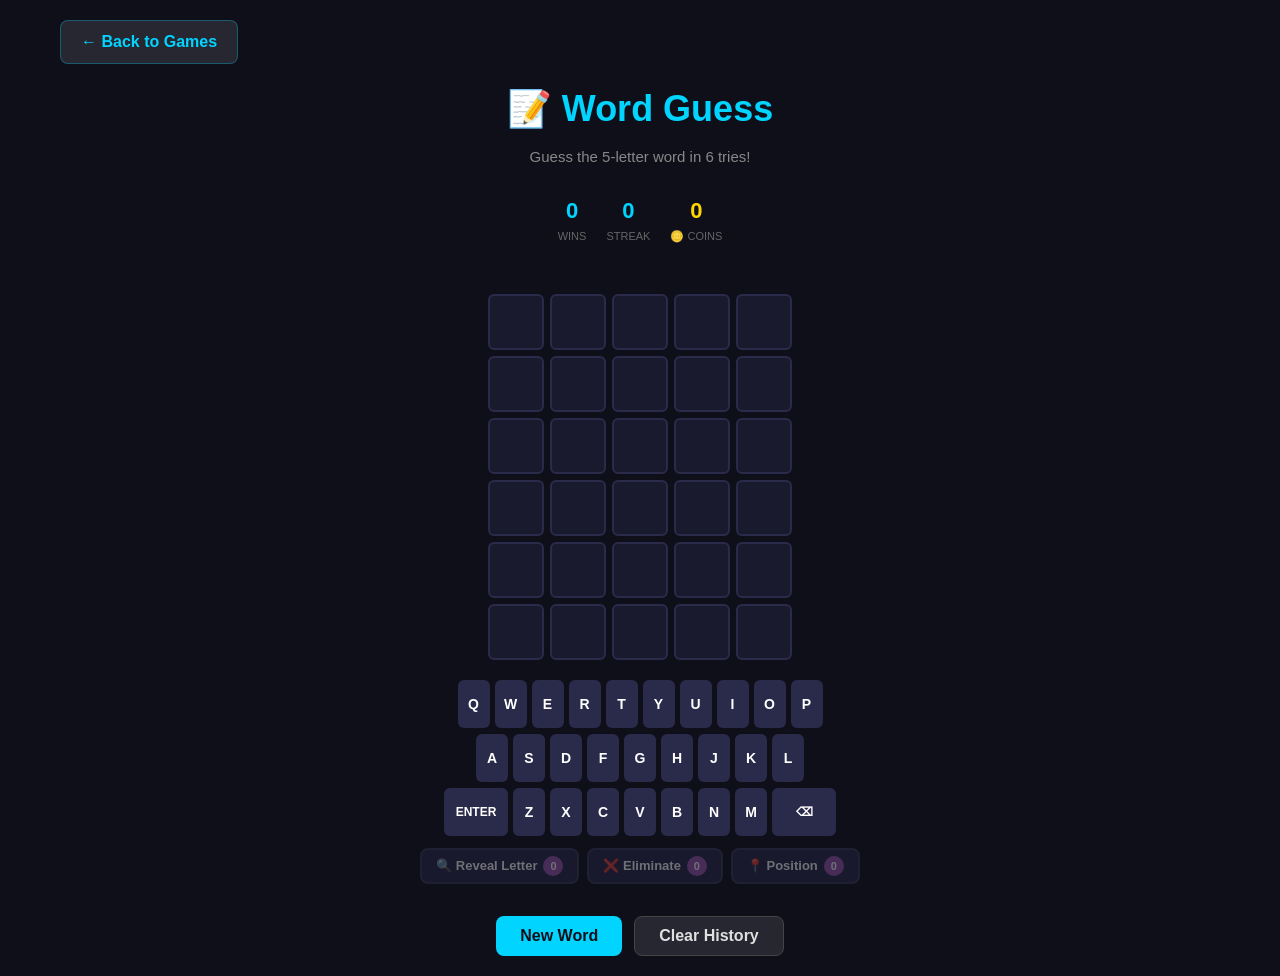
<file: wordle.html>
<!DOCTYPE html>
<html lang="en">

<head>
    <meta charset="UTF-8">
    <meta name="viewport" content="width=device-width, initial-scale=1.0">
    <title>Word Guess - Game Zone</title>
    <link rel="stylesheet" href="stylesheet.css">
    <style>
        .game-wrapper {
            display: flex;
            flex-direction: column;
            align-items: center;
        }

        .message {
            height: 28px;
            font-size: 15px;
            color: #ff6666;
            text-align: center;
            margin-bottom: 8px;
            font-weight: 600;
        }

        .board-wordle {
            display: grid;
            grid-template-rows: repeat(6, 1fr);
            gap: 6px;
            margin-bottom: 20px;
        }

        .row {
            display: grid;
            grid-template-columns: repeat(5, 1fr);
            gap: 6px;
        }

        .tile {
            width: 56px;
            height: 56px;
            border: 2px solid #2a2a4a;
            border-radius: 6px;
            display: flex;
            align-items: center;
            justify-content: center;
            font-size: 28px;
            font-weight: 700;
            color: #fff;
            text-transform: uppercase;
            transition: all 0.2s ease;
            background: #1a1a2e;
        }

        .tile.filled {
            border-color: #555;
            animation: popTile 0.1s ease;
        }

        .tile.correct {
            background: #2ecc71;
            border-color: #2ecc71;
        }

        .tile.present {
            background: #f39c12;
            border-color: #f39c12;
        }

        .tile.absent {
            background: #3a3a5a;
            border-color: #3a3a5a;
        }

        .tile.reveal {
            animation: flipIn 0.4s ease;
        }

        @keyframes popTile {
            0% { transform: scale(0.8); }
            50% { transform: scale(1.1); }
            100% { transform: scale(1); }
        }

        @keyframes flipIn {
            0% { transform: rotateX(0); }
            50% { transform: rotateX(90deg); }
            100% { transform: rotateX(0); }
        }

        .keyboard {
            display: flex;
            flex-direction: column;
            gap: 6px;
            align-items: center;
        }

        .kb-row {
            display: flex;
            gap: 5px;
        }

        .key {
            min-width: 32px;
            height: 48px;
            background: #2a2a4a;
            border: none;
            border-radius: 6px;
            color: #fff;
            font-size: 14px;
            font-weight: 600;
            cursor: pointer;
            display: flex;
            align-items: center;
            justify-content: center;
            transition: background 0.2s;
            text-transform: uppercase;
            padding: 0 8px;
        }

        .key:hover {
            background: #3a3a5a;
        }

        .key:active {
            transform: scale(0.95);
        }

        .key.wide {
            min-width: 64px;
            font-size: 12px;
        }

        .key.correct { background: #2ecc71; }
        .key.present { background: #f39c12; }
        .key.absent { background: #1a1a2e; color: #555; }

        .word-info {
            margin-top: 16px;
            text-align: center;
            color: #888;
            font-size: 14px;
        }

        .stats-bar {
            display: flex;
            gap: 20px;
            margin-bottom: 12px;
        }

        .stat-box {
            text-align: center;
        }

        .stat-box .stat-val {
            font-size: 22px;
            font-weight: 700;
            color: #00d4ff;
        }

        .stat-box .stat-label {
            font-size: 11px;
            color: #666;
            text-transform: uppercase;
        }

        .hint-bar {
            display: flex;
            gap: 8px;
            margin-top: 12px;
            flex-wrap: wrap;
            justify-content: center;
        }

        .hint-btn {
            padding: 6px 14px;
            background: #2a2a4a;
            border: 2px solid #3a3a5a;
            border-radius: 8px;
            color: #fff;
            font-size: 13px;
            font-weight: 600;
            cursor: pointer;
            transition: all 0.2s;
            display: flex;
            align-items: center;
            gap: 6px;
        }

        .hint-btn:hover:not(:disabled) {
            border-color: #9b59b6;
            background: #3a3a5a;
        }

        .hint-btn:disabled {
            opacity: 0.4;
            cursor: not-allowed;
        }

        .hint-btn .hint-count {
            background: #9b59b6;
            color: #fff;
            border-radius: 50%;
            width: 20px;
            height: 20px;
            display: flex;
            align-items: center;
            justify-content: center;
            font-size: 11px;
            font-weight: 700;
        }

        .coins-earned {
            color: #ffd700;
            font-weight: 700;
            font-size: 16px;
            margin-top: 8px;
        }

        @media (max-width: 768px) {
            .tile {
                width: 48px;
                height: 48px;
                font-size: 22px;
            }

            .key {
                min-width: 26px;
                height: 44px;
                font-size: 12px;
                padding: 0 5px;
            }

            .key.wide {
                min-width: 48px;
                font-size: 10px;
            }
        }
    </style>
</head>

<body>
    <a href="index.html" class="back-link">&#8592; Back to Games</a>

    <div class="game-header">
        <h1>📝 Word Guess</h1>
        <p>Guess the 5-letter word in 6 tries!</p>
    </div>

    <div class="game-wrapper">
        <div class="stats-bar">
            <div class="stat-box">
                <div class="stat-val" id="winsDisplay">0</div>
                <div class="stat-label">Wins</div>
            </div>
            <div class="stat-box">
                <div class="stat-val" id="streakDisplay">0</div>
                <div class="stat-label">Streak</div>
            </div>
            <div class="stat-box">
                <div class="stat-val" id="coinsDisplay" style="color: #ffd700;">0</div>
                <div class="stat-label">🪙 Coins</div>
            </div>
        </div>

        <div class="message" id="message"></div>

        <div class="board-wordle" id="board"></div>

        <div class="keyboard" id="keyboard"></div>

        <!-- Hint buttons -->
        <div class="hint-bar">
            <button class="hint-btn" id="hintRevealBtn" disabled>
                🔍 Reveal Letter <span class="hint-count" id="revealCount">0</span>
            </button>
            <button class="hint-btn" id="hintEliminateBtn" disabled>
                ❌ Eliminate <span class="hint-count" id="eliminateCount">0</span>
            </button>
            <button class="hint-btn" id="hintPositionBtn" disabled>
                📍 Position <span class="hint-count" id="positionCount">0</span>
            </button>
        </div>

        <div class="word-info" id="wordInfo"></div>

        <div style="margin-top: 16px; display: flex; gap: 12px;">
            <button class="game-btn" id="newWordBtn">New Word</button>
            <button class="game-btn secondary" id="clearHistoryBtn">Clear History</button>
        </div>
    </div>

    <div class="overlay" id="resultOverlay">
        <div class="overlay-content">
            <h2 id="resultTitle">Result</h2>
            <p id="resultMsg"></p>
            <button class="game-btn" id="playAgainBtn">Play Again</button>
        </div>
    </div>

    <script>
        // Word list (common 5-letter words)
        const WORDS = [
            'about', 'above', 'abuse', 'actor', 'acute', 'admit', 'adopt', 'adult',
            'after', 'again', 'agent', 'agree', 'ahead', 'alarm', 'album', 'alert',
            'alien', 'align', 'alive', 'alley', 'allow', 'alone', 'along', 'alter',
            'among', 'angel', 'anger', 'angle', 'angry', 'apart', 'apple', 'apply',
            'arena', 'argue', 'arise', 'armor', 'array', 'aside', 'asset', 'avoid',
            'awake', 'award', 'aware', 'badly', 'baker', 'basic', 'basis', 'beach',
            'began', 'begin', 'being', 'below', 'bench', 'bible', 'birth', 'black',
            'blade', 'blame', 'blank', 'blast', 'blaze', 'bleed', 'blend', 'bless',
            'blind', 'block', 'blood', 'bloom', 'blown', 'board', 'bonus', 'boost',
            'booth', 'bound', 'brain', 'brand', 'brave', 'bread', 'break', 'breed',
            'brick', 'bride', 'brief', 'bring', 'broad', 'broke', 'brown', 'brush',
            'buddy', 'build', 'built', 'bunch', 'burst', 'buyer', 'cabin', 'cable',
            'carry', 'catch', 'cause', 'chain', 'chair', 'chaos', 'charm', 'chart',
            'chase', 'cheap', 'check', 'cheek', 'chest', 'chief', 'child', 'china',
            'chunk', 'civil', 'claim', 'class', 'clean', 'clear', 'climb', 'cling',
            'clock', 'clone', 'close', 'cloud', 'coach', 'coast', 'color', 'couch',
            'count', 'court', 'cover', 'crack', 'craft', 'crane', 'crash', 'crazy',
            'cream', 'creek', 'crime', 'cross', 'crowd', 'crown', 'cruel', 'crush',
            'curve', 'cycle', 'daily', 'dance', 'death', 'debut', 'delay', 'delta',
            'dense', 'depth', 'derby', 'devil', 'dirty', 'doubt', 'dough', 'draft',
            'drain', 'drama', 'drank', 'drawn', 'dream', 'dress', 'dried', 'drift',
            'drink', 'drive', 'drove', 'drums', 'drunk', 'dryer', 'dying', 'eager',
            'early', 'earth', 'eight', 'elder', 'elect', 'elite', 'email', 'empty',
            'enemy', 'enjoy', 'enter', 'entry', 'equal', 'error', 'essay', 'event',
            'every', 'exact', 'exams', 'exist', 'extra', 'faith', 'false', 'fancy',
            'fatal', 'fault', 'feast', 'fence', 'fever', 'fiber', 'field', 'fifth',
            'fifty', 'fight', 'final', 'first', 'fixed', 'flame', 'flash', 'fleet',
            'flesh', 'float', 'flood', 'floor', 'flour', 'fluid', 'flush', 'focal',
            'focus', 'force', 'forge', 'forth', 'forum', 'found', 'frame', 'frank',
            'fraud', 'fresh', 'front', 'frost', 'froze', 'fruit', 'fully', 'funny',
            'giant', 'given', 'glass', 'globe', 'gloom', 'glory', 'glove', 'going',
            'grace', 'grade', 'grain', 'grand', 'grant', 'graph', 'grasp', 'grass',
            'grave', 'great', 'green', 'greet', 'grief', 'grind', 'groan', 'gross',
            'group', 'grove', 'grown', 'guard', 'guess', 'guest', 'guide', 'guilt',
            'habit', 'happy', 'harsh', 'haven', 'heart', 'heavy', 'hence',
            'herbs', 'honor', 'horse', 'hotel', 'house', 'human', 'humor', 'hurry',
            'ideal', 'image', 'imply', 'index', 'indie', 'inner', 'input', 'issue',
            'ivory', 'jewel', 'joint', 'joker', 'judge', 'juice', 'juicy', 'jumbo',
            'karma', 'kayak', 'knife', 'knock', 'known', 'label', 'labor', 'large',
            'laser', 'later', 'laugh', 'layer', 'learn', 'lease', 'least', 'leave',
            'legal', 'lemon', 'level', 'light', 'limit', 'linen', 'liver', 'local',
            'logic', 'loose', 'lover', 'lower', 'lucky', 'lunch', 'lying',
            'magic', 'major', 'maker', 'march', 'match', 'maybe', 'mayor', 'media',
            'mercy', 'merit', 'metal', 'meter', 'might', 'minor', 'minus', 'mixed',
            'model', 'money', 'month', 'moral', 'motor', 'mount', 'mouse', 'mouth',
            'moved', 'movie', 'music', 'naive', 'nerve', 'never', 'newly', 'night',
            'noble', 'noise', 'north', 'noted', 'novel', 'nurse', 'nylon', 'occur',
            'ocean', 'offer', 'often', 'olive', 'opera', 'orbit', 'order', 'organ',
            'other', 'outer', 'owner', 'oxide', 'paint', 'panel', 'panic', 'paper',
            'patch', 'pause', 'peace', 'peach', 'pearl', 'penny', 'phase', 'phone',
            'photo', 'piano', 'piece', 'pilot', 'pinch', 'pitch', 'pixel', 'place',
            'plain', 'plane', 'plant', 'plate', 'plaza', 'plead', 'pluck', 'point',
            'polar', 'pound', 'power', 'press', 'price', 'pride', 'prime', 'print',
            'prior', 'prize', 'probe', 'proof', 'proud', 'prove', 'proxy', 'pulse',
            'punch', 'pupil', 'queen', 'query', 'quest', 'queue', 'quick', 'quiet',
            'quota', 'quote', 'radar', 'radio', 'raise', 'rally', 'ranch', 'range',
            'rapid', 'ratio', 'reach', 'react', 'ready', 'realm', 'rebel', 'refer',
            'reign', 'relax', 'reply', 'rider', 'ridge', 'rifle', 'right', 'rigid',
            'rinse', 'risky', 'rival', 'river', 'robin', 'robot', 'rocky', 'rouge',
            'rough', 'round', 'route', 'royal', 'rugby', 'ruler', 'rural', 'sadly',
            'saint', 'salad', 'sauce', 'scale', 'scene', 'scope', 'score', 'sense',
            'serve', 'seven', 'shade', 'shake', 'shall', 'shame', 'shape', 'share',
            'sharp', 'sheep', 'sheer', 'sheet', 'shelf', 'shell', 'shift', 'shine',
            'shirt', 'shock', 'shoot', 'shore', 'short', 'shout', 'sight', 'since',
            'sixth', 'sixty', 'sized', 'skill', 'skull', 'slate', 'sleep', 'slice',
            'slide', 'slope', 'small', 'smart', 'smell', 'smile', 'smoke',
            'snake', 'solar', 'solid', 'solve', 'sorry', 'sound', 'south', 'space',
            'spare', 'spark', 'speak', 'speed', 'spend', 'spent', 'spice', 'spine',
            'split', 'spoke', 'sport', 'spray', 'squad', 'stack', 'staff', 'stage',
            'stake', 'stale', 'stall', 'stamp', 'stand', 'stare', 'start', 'state',
            'steal', 'steam', 'steel', 'steep', 'steer', 'stern', 'stick', 'stiff',
            'still', 'stock', 'stone', 'stood', 'store', 'storm', 'story', 'stove',
            'strip', 'stuck', 'study', 'stuff', 'style', 'sugar', 'suite', 'sunny',
            'super', 'surge', 'swamp', 'swear', 'sweep', 'sweet', 'swept', 'swift',
            'swing', 'sword', 'swore', 'sworn', 'table', 'taste', 'teach', 'teeth',
            'thank', 'theme', 'there', 'thick', 'thing', 'think', 'third', 'those',
            'three', 'threw', 'throw', 'thumb', 'tiger', 'tight', 'timer', 'tired',
            'title', 'today', 'token', 'total', 'touch', 'tough', 'tower', 'toxic',
            'trace', 'track', 'trade', 'trail', 'train', 'trait', 'trash', 'treat',
            'trend', 'trial', 'tribe', 'trick', 'tried', 'troop', 'truck', 'truly',
            'trump', 'trunk', 'trust', 'truth', 'tumor', 'tuner', 'twice', 'twist',
            'ultra', 'uncle', 'under', 'unify', 'union', 'unity', 'until', 'upper',
            'upset', 'urban', 'usage', 'usual', 'utter', 'valid', 'value', 'valve',
            'vapor', 'vault', 'venue', 'verse', 'video', 'vigor', 'vinyl', 'viral',
            'virus', 'visit', 'vista', 'vital', 'vivid', 'vocal', 'voice', 'voter',
            'wagon', 'waste', 'watch', 'water', 'weary', 'weave', 'wedge', 'weigh',
            'weird', 'whale', 'wheat', 'wheel', 'where', 'which', 'while', 'white',
            'whole', 'whose', 'wider', 'witch', 'woman', 'world', 'worry', 'worse',
            'worst', 'worth', 'would', 'wound', 'wrath', 'write', 'wrong', 'wrote',
            'yacht', 'yield', 'young', 'youth', 'zebra', 'zone'
        ];

        const WORD_LENGTH = 5;
        const MAX_GUESSES = 6;

        let targetWord = '';
        let currentRow = 0;
        let currentCol = 0;
        let gameOver = false;
        let grid = [];
        let keyStates = {};
        let wins = parseInt(localStorage.getItem('wordleWins') || '0');
        let streak = parseInt(localStorage.getItem('wordleStreak') || '0');
        let pendingTimeouts = []; // Track all pending timeouts for cleanup
        let generation = 0; // Generation counter to invalidate stale callbacks
        let allGuesses = []; // Store all previous guesses to preserve them

        // Currency & Inventory system
        const COINS_KEY = 'gamezone_coins';
        const INVENTORY_KEY = 'gamezone_inventory';
        const WIN_COINS = 40;
        const LOSE_COINS = 10;

        function getCoins() { return parseInt(localStorage.getItem(COINS_KEY) || '0'); }
        function addCoins(amount) {
            localStorage.setItem(COINS_KEY, (getCoins() + amount).toString());
            updateCoinsDisplay();
        }
        function getInventory() { return JSON.parse(localStorage.getItem(INVENTORY_KEY) || '{}'); }
        function useItem(itemId) {
            const inv = getInventory();
            if (inv[itemId] && inv[itemId] > 0) {
                inv[itemId]--;
                localStorage.setItem(INVENTORY_KEY, JSON.stringify(inv));
                return true;
            }
            return false;
        }
        function getItemCount(itemId) { return (getInventory()[itemId] || 0); }

        function updateCoinsDisplay() {
            document.getElementById('coinsDisplay').textContent = getCoins();
        }

        function updateHintButtons() {
            const revealBtn = document.getElementById('hintRevealBtn');
            const eliminateBtn = document.getElementById('hintEliminateBtn');
            const positionBtn = document.getElementById('hintPositionBtn');
            const revealCount = getItemCount('hint_reveal');
            const eliminateCount = getItemCount('hint_eliminate');
            const positionCount = getItemCount('hint_position');

            document.getElementById('revealCount').textContent = revealCount;
            document.getElementById('eliminateCount').textContent = eliminateCount;
            document.getElementById('positionCount').textContent = positionCount;

            revealBtn.disabled = revealCount <= 0 || gameOver;
            eliminateBtn.disabled = eliminateCount <= 0 || gameOver;
            positionBtn.disabled = positionCount <= 0 || gameOver;
        }

        const boardEl = document.getElementById('board');
        const keyboardEl = document.getElementById('keyboard');
        const messageEl = document.getElementById('message');
        const winsEl = document.getElementById('winsDisplay');
        const streakEl = document.getElementById('streakDisplay');
        const resultOverlay = document.getElementById('resultOverlay');
        const resultTitle = document.getElementById('resultTitle');
        const resultMsg = document.getElementById('resultMsg');
        const playAgainBtn = document.getElementById('playAgainBtn');
        const newWordBtn = document.getElementById('newWordBtn');
        const wordInfoEl = document.getElementById('wordInfo');

        winsEl.textContent = wins;
        streakEl.textContent = streak;
        updateCoinsDisplay();
        updateHintButtons();

        const KB_ROWS = [
            ['q', 'w', 'e', 'r', 't', 'y', 'u', 'i', 'o', 'p'],
            ['a', 's', 'd', 'f', 'g', 'h', 'j', 'k', 'l'],
            ['ENTER', 'z', 'x', 'c', 'v', 'b', 'n', 'm', 'BACK']
        ];

        function pickWord() {
            return WORDS[Math.floor(Math.random() * WORDS.length)];
        }

        function initGame() {
            // Save completed guesses before resetting
            if (currentRow > 0 && !gameOver) {
                // Save any partially filled row as well
                const partialGuess = grid[currentRow].join('');
                if (partialGuess.length > 0) {
                    allGuesses.push({ guess: partialGuess, row: currentRow, partial: true });
                }
            }

            // Increment generation to invalidate ALL stale callbacks
            generation++;
            // Cancel all pending timeouts from previous game
            pendingTimeouts.forEach(id => clearTimeout(id));
            pendingTimeouts = [];
            targetWord = pickWord();
            currentRow = 0;
            currentCol = 0;
            gameOver = false;
            grid = Array.from({ length: MAX_GUESSES }, () => Array(WORD_LENGTH).fill(''));
            keyStates = {};
            messageEl.textContent = '';
            wordInfoEl.textContent = '';
            resultOverlay.classList.remove('active');
            buildBoard();
            buildKeyboard();
            updateCoinsDisplay();
            updateHintButtons();
        }

        function buildBoard() {
            boardEl.innerHTML = '';
            for (let r = 0; r < MAX_GUESSES; r++) {
                const row = document.createElement('div');
                row.className = 'row';
                row.id = `row-${r}`;
                for (let c = 0; c < WORD_LENGTH; c++) {
                    const tile = document.createElement('div');
                    tile.className = 'tile';
                    tile.id = `tile-${r}-${c}`;
                    row.appendChild(tile);
                }
                boardEl.appendChild(row);
            }

            // Restore previous guesses
            allGuesses.forEach(guessInfo => {
                if (guessInfo.row < MAX_GUESSES) {
                    const guess = guessInfo.guess;
                    for (let c = 0; c < guess.length && c < WORD_LENGTH; c++) {
                        const tile = document.getElementById(`tile-${guessInfo.row}-${c}`);
                        if (tile) {
                            tile.textContent = guess[c];
                            tile.classList.add('filled');
                            if (guessInfo.partial) {
                                tile.style.opacity = '0.5';
                            } else if (guessInfo.result) {
                                // Restore the color coding
                                tile.classList.add(guessInfo.result[c]);
                                // Update keyboard state
                                const letter = guess[c];
                                const state = guessInfo.result[c];
                                const prev = keyStates[letter];
                                if (state === 'correct') {
                                    keyStates[letter] = 'correct';
                                } else if (state === 'present' && prev !== 'correct') {
                                    keyStates[letter] = 'present';
                                } else if (!prev) {
                                    keyStates[letter] = 'absent';
                                }
                            }
                        }
                    }
                }
            });
            updateKeyboard();
        }

        function buildKeyboard() {
            keyboardEl.innerHTML = '';
            KB_ROWS.forEach(row => {
                const kbRow = document.createElement('div');
                kbRow.className = 'kb-row';
                row.forEach(key => {
                    const btn = document.createElement('button');
                    btn.className = 'key' + (key === 'ENTER' || key === 'BACK' ? ' wide' : '');
                    btn.textContent = key === 'BACK' ? '⌫' : key;
                    btn.id = `key-${key}`;
                    btn.addEventListener('click', () => handleKey(key));
                    kbRow.appendChild(btn);
                });
                keyboardEl.appendChild(kbRow);
            });
        }

        function handleKey(key) {
            if (gameOver) return;

            if (key === 'BACK' || key === 'Backspace') {
                if (currentCol > 0) {
                    currentCol--;
                    grid[currentRow][currentCol] = '';
                    const tile = document.getElementById(`tile-${currentRow}-${currentCol}`);
                    tile.textContent = '';
                    tile.classList.remove('filled');
                }
                messageEl.textContent = '';
                return;
            }

            if (key === 'ENTER') {
                if (currentCol < WORD_LENGTH) {
                    messageEl.textContent = 'Not enough letters';
                    return;
                }
                const guess = grid[currentRow].join('');
                if (!WORDS.includes(guess)) {
                    messageEl.textContent = 'Not in word list';
                    return;
                }
                messageEl.textContent = '';
                evaluateGuess(guess);
                return;
            }

            if (currentCol < WORD_LENGTH && /^[a-zA-Z]$/.test(key)) {
                const letter = key.toLowerCase();
                grid[currentRow][currentCol] = letter;
                const tile = document.getElementById(`tile-${currentRow}-${currentCol}`);
                tile.textContent = letter;
                tile.classList.add('filled');
                currentCol++;
            }
        }

        function evaluateGuess(guess) {
            const result = Array(WORD_LENGTH).fill('absent');
            const targetArr = targetWord.split('');
            const guessArr = guess.split('');

            // First pass: correct positions
            for (let i = 0; i < WORD_LENGTH; i++) {
                if (guessArr[i] === targetArr[i]) {
                    result[i] = 'correct';
                    targetArr[i] = null;
                    guessArr[i] = null;
                }
            }

            // Second pass: present but wrong position
            for (let i = 0; i < WORD_LENGTH; i++) {
                if (guessArr[i] === null) continue;
                const idx = targetArr.indexOf(guessArr[i]);
                if (idx !== -1) {
                    result[i] = 'present';
                    targetArr[idx] = null;
                }
            }

            // Animate reveal
            const revealRow = currentRow;
            const thisGen = generation; // Capture current generation
            for (let i = 0; i < WORD_LENGTH; i++) {
                const tile = document.getElementById(`tile-${revealRow}-${i}`);
                const t1 = setTimeout(() => {
                    if (thisGen !== generation) return; // Abort if game was reset
                    tile.classList.add('reveal');
                    const t2 = setTimeout(() => {
                        if (thisGen !== generation) return; // Abort if game was reset
                        tile.classList.add(result[i]);
                    }, 200);
                    pendingTimeouts.push(t2);
                }, i * 150);
                pendingTimeouts.push(t1);
            }

            // Update keyboard colors
            for (let i = 0; i < WORD_LENGTH; i++) {
                const letter = guess[i];
                const state = result[i];
                const prev = keyStates[letter];
                if (state === 'correct') {
                    keyStates[letter] = 'correct';
                } else if (state === 'present' && prev !== 'correct') {
                    keyStates[letter] = 'present';
                } else if (!prev) {
                    keyStates[letter] = 'absent';
                }
            }
            updateKeyboard();

            // Check win/lose after animation completes
            const finalTimeout = setTimeout(() => {
                if (thisGen !== generation) return; // Abort if game was reset
                if (guess === targetWord) {
                    gameOver = true;
                    wins++;
                    streak++;
                    localStorage.setItem('wordleWins', wins.toString());
                    localStorage.setItem('wordleStreak', streak.toString());
                    winsEl.textContent = wins;
                    streakEl.textContent = streak;
                    addCoins(WIN_COINS);
                    resultTitle.textContent = 'You Got It!';
                    resultMsg.innerHTML = `Solved in ${revealRow + 1} guess${revealRow > 0 ? 'es' : ''}!<div class="coins-earned">+${WIN_COINS} 🪙</div>`;
                    resultOverlay.classList.add('active');
                    wordInfoEl.textContent = `The word was: "${targetWord.toUpperCase()}"`;
                    updateHintButtons();
                    // Save completed guess
                    allGuesses.push({ guess: guess, row: revealRow, partial: false, result: result });
                } else if (revealRow >= MAX_GUESSES - 1) {
                    gameOver = true;
                    streak = 0;
                    localStorage.setItem('wordleStreak', streak.toString());
                    streakEl.textContent = streak;
                    addCoins(LOSE_COINS);
                    resultTitle.textContent = 'Game Over';
                    resultMsg.innerHTML = `The word was: "${targetWord.toUpperCase()}"<div class="coins-earned">+${LOSE_COINS} </div>`;
                    resultOverlay.classList.add('active');
                    wordInfoEl.textContent = `Better luck next time!`;
                    updateHintButtons();
                    // Save completed guess
                    allGuesses.push({ guess: guess, row: revealRow, partial: false, result: result });
                } else {
                    // Save completed guess
                    allGuesses.push({ guess: guess, row: revealRow, partial: false, result: result });
                    currentRow++;
                    currentCol = 0;
                }
            }, WORD_LENGTH * 150 + 300);
            pendingTimeouts.push(finalTimeout);
        }

        function updateKeyboard() {
            Object.keys(keyStates).forEach(letter => {
                const keyEl = document.getElementById(`key-${letter.toUpperCase()}`);
                if (keyEl) {
                    keyEl.className = 'key ' + keyStates[letter];
                }
            });
        }

        // Physical keyboard
        document.addEventListener('keydown', (e) => {
            if (e.key === 'Enter') handleKey('ENTER');
            else if (e.key === 'Backspace') handleKey('BACK');
            else if (/^[a-zA-Z]$/.test(e.key)) handleKey(e.key.toLowerCase());
        });

        // ===== Hint Functions =====
        function useRevealHint() {
            if (gameOver || !useItem('hint_reveal')) return;
            // Find unrevealed correct positions
            const unrevealed = [];
            for (let c = 0; c < WORD_LENGTH; c++) {
                // Check if this position already has a correct guess in any row
                let alreadyCorrect = false;
                for (let r = 0; r < currentRow; r++) {
                    if (grid[r][c] === targetWord[c]) {
                        alreadyCorrect = true;
                        break;
                    }
                }
                if (!alreadyCorrect) unrevealed.push(c);
            }
            if (unrevealed.length === 0) {
                messageEl.textContent = 'All positions already revealed!';
                setTimeout(() => { messageEl.textContent = ''; }, 2000);
                updateHintButtons();
                return;
            }
            const pos = unrevealed[Math.floor(Math.random() * unrevealed.length)];
            const letter = targetWord[pos];
            // Place the letter in the current row
            if (currentCol < WORD_LENGTH) {
                grid[currentRow][pos] = letter;
                const tile = document.getElementById(`tile-${currentRow}-${pos}`);
                tile.textContent = letter;
                tile.classList.add('filled');
                tile.style.boxShadow = '0 0 10px rgba(155, 89, 182, 0.5)';
                tile.style.borderColor = '#9b59b6';
                // Adjust currentCol if needed
                if (pos === currentCol) currentCol++;
                messageEl.textContent = `Revealed: position ${pos + 1} is "${letter.toUpperCase()}"`;
            }
            updateHintButtons();
        }

        function useEliminateHint() {
            if (gameOver || !useItem('hint_eliminate')) return;
            // Find letters not in the target word that are still unmarked on keyboard
            const allLetters = 'abcdefghijklmnopqrstuvwxyz';
            const candidates = [];
            for (const ch of allLetters) {
                if (!targetWord.includes(ch) && !keyStates[ch]) {
                    candidates.push(ch);
                }
            }
            if (candidates.length === 0) {
                messageEl.textContent = 'No more letters to eliminate!';
                setTimeout(() => { messageEl.textContent = ''; }, 2000);
                updateHintButtons();
                return;
            }
            const letter = candidates[Math.floor(Math.random() * candidates.length)];
            keyStates[letter] = 'absent';
            const keyEl = document.getElementById(`key-${letter.toUpperCase()}`);
            if (keyEl) {
                keyEl.className = 'key absent';
                keyEl.style.boxShadow = '0 0 8px rgba(155, 89, 182, 0.5)';
            }
            messageEl.textContent = `Eliminated: "${letter.toUpperCase()}" is not in the word`;
            updateHintButtons();
        }

        function usePositionHint() {
            if (gameOver || !useItem('hint_position')) return;
            // Find a position not yet correctly guessed
            const unrevealed = [];
            for (let c = 0; c < WORD_LENGTH; c++) {
                let alreadyCorrect = false;
                for (let r = 0; r < currentRow; r++) {
                    if (grid[r][c] === targetWord[c]) {
                        alreadyCorrect = true;
                        break;
                    }
                }
                if (!alreadyCorrect) unrevealed.push(c);
            }
            if (unrevealed.length === 0) {
                messageEl.textContent = 'All positions already revealed!';
                setTimeout(() => { messageEl.textContent = ''; }, 2000);
                updateHintButtons();
                return;
            }
            const pos = unrevealed[Math.floor(Math.random() * unrevealed.length)];
            const letter = targetWord[pos];
            const half = pos < 3 ? 'first half (A-M)' : 'second half (N-Z)';
            messageEl.textContent = `Position ${pos + 1}: letter is in the ${half}`;
            updateHintButtons();
        }

        // Hint button listeners
        document.getElementById('hintRevealBtn').addEventListener('click', useRevealHint);
        document.getElementById('hintEliminateBtn').addEventListener('click', useEliminateHint);
        document.getElementById('hintPositionBtn').addEventListener('click', usePositionHint);

        // Buttons
        playAgainBtn.addEventListener('click', initGame);
        newWordBtn.addEventListener('click', initGame);
        clearHistoryBtn.addEventListener('click', () => {
            allGuesses = [];
            initGame();
        });

        // Start
        initGame();
    </script>
</body>

</html>
</file>
<file: stylesheet.css>
/* ===== Global Reset & Base ===== */
* {
    box-sizing: border-box;
    margin: 0;
    padding: 0;
}

body {
    font-family: 'Segoe UI', Tahoma, Geneva, Verdana, sans-serif;
    background-color: #0f0f1a;
    color: #e0e0e0;
    padding: 20px;
    line-height: 1.6;
    max-width: 1200px;
    margin: 0 auto;
    min-height: 100vh;
}

/* ===== Header ===== */
.site-header {
    text-align: center;
    margin-bottom: 40px;
    padding-top: 20px;
}

.site-header h1 {
    font-size: 48px;
    color: #00d4ff;
    margin-bottom: 8px;
    font-weight: 700;
    letter-spacing: -1px;
    text-shadow: 0 0 20px rgba(0, 212, 255, 0.3);
}

.tagline {
    font-size: 18px;
    color: #888;
    text-align: center;
    margin-bottom: 16px;
}

/* ===== Home Page - Game Menu ===== */
.games-section h2 {
    font-size: 32px;
    color: #fff;
    margin-bottom: 8px;
    text-align: center;
}

.games-subtitle {
    text-align: center;
    color: #888;
    font-size: 16px;
    margin-bottom: 32px;
}

.games-grid {
    display: grid;
    grid-template-columns: repeat(auto-fit, minmax(300px, 1fr));
    gap: 24px;
    margin-bottom: 48px;
}

.game-card {
    background: linear-gradient(145deg, #1a1a2e, #16213e);
    border-radius: 16px;
    overflow: hidden;
    box-shadow: 0 4px 20px rgba(0, 0, 0, 0.4);
    transition: transform 0.3s ease, box-shadow 0.3s ease;
    cursor: pointer;
    border: 2px solid #2a2a4a;
    text-decoration: none;
    color: inherit;
    display: block;
    padding: 32px 24px;
    text-align: center;
}

.game-card:hover {
    transform: translateY(-8px);
    box-shadow: 0 8px 32px rgba(0, 212, 255, 0.2);
    border-color: #00d4ff;
}

.game-icon {
    font-size: 64px;
    margin-bottom: 16px;
    display: block;
}

.game-info {
    padding: 0;
}

.game-name {
    font-size: 24px;
    color: #fff;
    margin-bottom: 12px;
    font-weight: 700;
}

.game-description {
    font-size: 15px;
    color: #aaa;
    margin-bottom: 16px;
    line-height: 1.5;
}

.game-tags {
    display: flex;
    gap: 8px;
    justify-content: center;
    flex-wrap: wrap;
}

.tag {
    background: rgba(0, 212, 255, 0.15);
    color: #00d4ff;
    padding: 4px 12px;
    border-radius: 12px;
    font-size: 13px;
    font-weight: 600;
}

/* ===== Footer ===== */
.site-footer {
    text-align: center;
    padding: 24px;
    color: #555;
    font-size: 14px;
    margin-bottom: 20px;
}

/* ===== Back Button (shared for game pages) ===== */
.back-link {
    display: inline-block;
    padding: 8px 20px;
    background: rgba(255, 255, 255, 0.1);
    color: #00d4ff;
    text-decoration: none;
    border-radius: 8px;
    font-weight: 600;
    transition: background 0.2s;
    margin-bottom: 16px;
    border: 1px solid rgba(0, 212, 255, 0.3);
}

.back-link:hover {
    background: rgba(0, 212, 255, 0.15);
}

/* ===== Game Page Shared Styles ===== */
.game-header {
    text-align: center;
    margin-bottom: 24px;
}

.game-header h1 {
    font-size: 36px;
    color: #00d4ff;
    margin-bottom: 8px;
}

.game-header p {
    color: #888;
    font-size: 15px;
}

/* ===== Score / Status Display ===== */
.score-display {
    text-align: center;
    margin-bottom: 16px;
}

.score-display span {
    font-size: 22px;
    font-weight: 700;
    color: #00d4ff;
}

/* ===== Buttons (game actions) ===== */
.game-btn {
    padding: 10px 24px;
    background: #00d4ff;
    color: #0f0f1a;
    border: none;
    border-radius: 8px;
    font-size: 16px;
    font-weight: 600;
    cursor: pointer;
    transition: background 0.2s, transform 0.1s;
}

.game-btn:hover {
    background: #00b8e6;
    transform: scale(1.02);
}

.game-btn:active {
    transform: scale(0.98);
}

.game-btn.secondary {
    background: rgba(255, 255, 255, 0.1);
    color: #e0e0e0;
    border: 1px solid #444;
}

.game-btn.secondary:hover {
    background: rgba(255, 255, 255, 0.15);
}

/* ===== Overlay / Modal ===== */
.overlay {
    display: none;
    position: fixed;
    top: 0;
    left: 0;
    right: 0;
    bottom: 0;
    background: rgba(0, 0, 0, 0.8);
    z-index: 200;
    justify-content: center;
    align-items: center;
}

.overlay.active {
    display: flex;
}

.overlay-content {
    background: #1a1a2e;
    border-radius: 16px;
    padding: 40px;
    text-align: center;
    border: 2px solid #2a2a4a;
    max-width: 400px;
    width: 90%;
}

.overlay-content h2 {
    font-size: 28px;
    color: #00d4ff;
    margin-bottom: 16px;
}

.overlay-content p {
    color: #aaa;
    margin-bottom: 24px;
    font-size: 16px;
}

/* ===== Canvas Container ===== */
.canvas-container {
    display: flex;
    justify-content: center;
    margin-bottom: 16px;
}

.canvas-container canvas {
    border-radius: 8px;
    border: 2px solid #2a2a4a;
    max-width: 100%;
}

/* ===== Responsive ===== */
@media (max-width: 768px) {
    body {
        padding: 16px;
    }

    .site-header h1 {
        font-size: 32px;
    }

    .tagline {
        font-size: 15px;
    }

    .games-section h2 {
        font-size: 24px;
    }

    .games-grid {
        grid-template-columns: 1fr;
        gap: 16px;
    }

    .game-card {
        padding: 24px 16px;
    }

    .game-icon {
        font-size: 48px;
    }

    .game-name {
        font-size: 20px;
    }

    .game-header h1 {
        font-size: 28px;
    }
}
</file>
